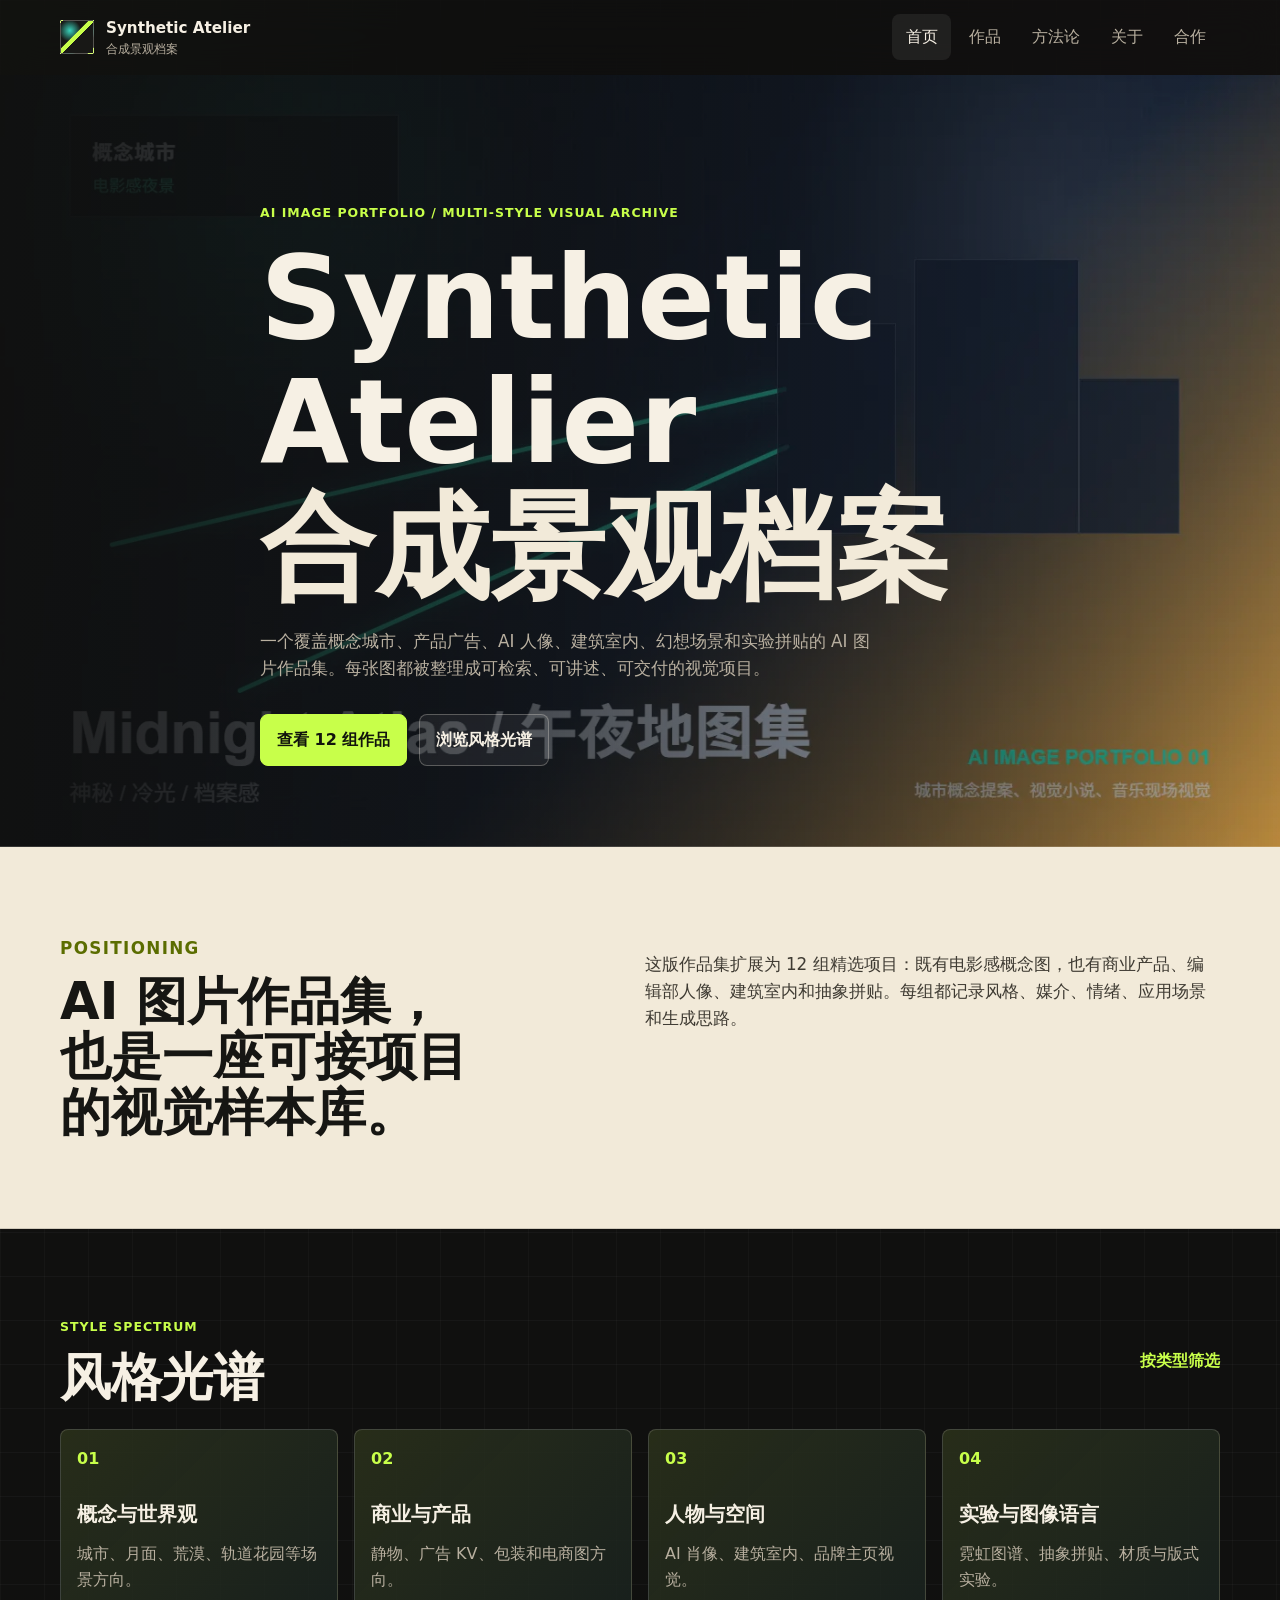
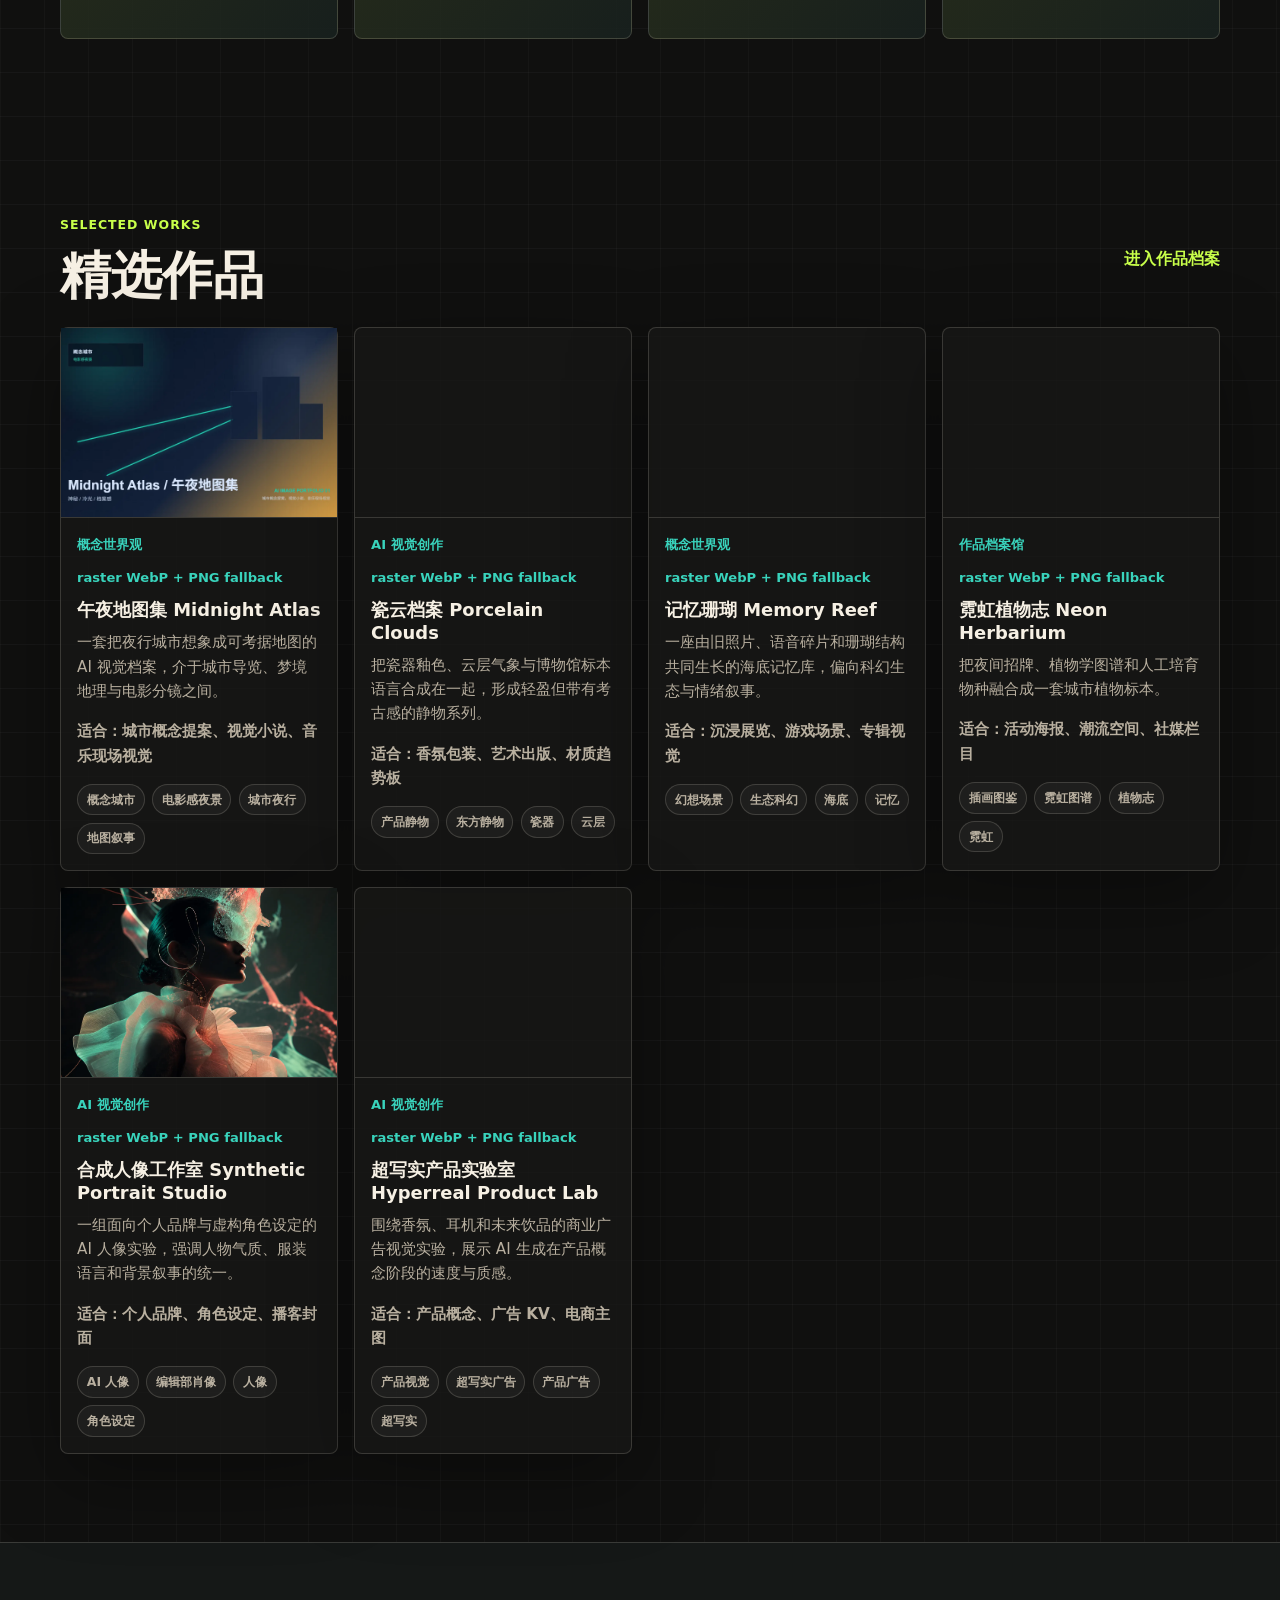
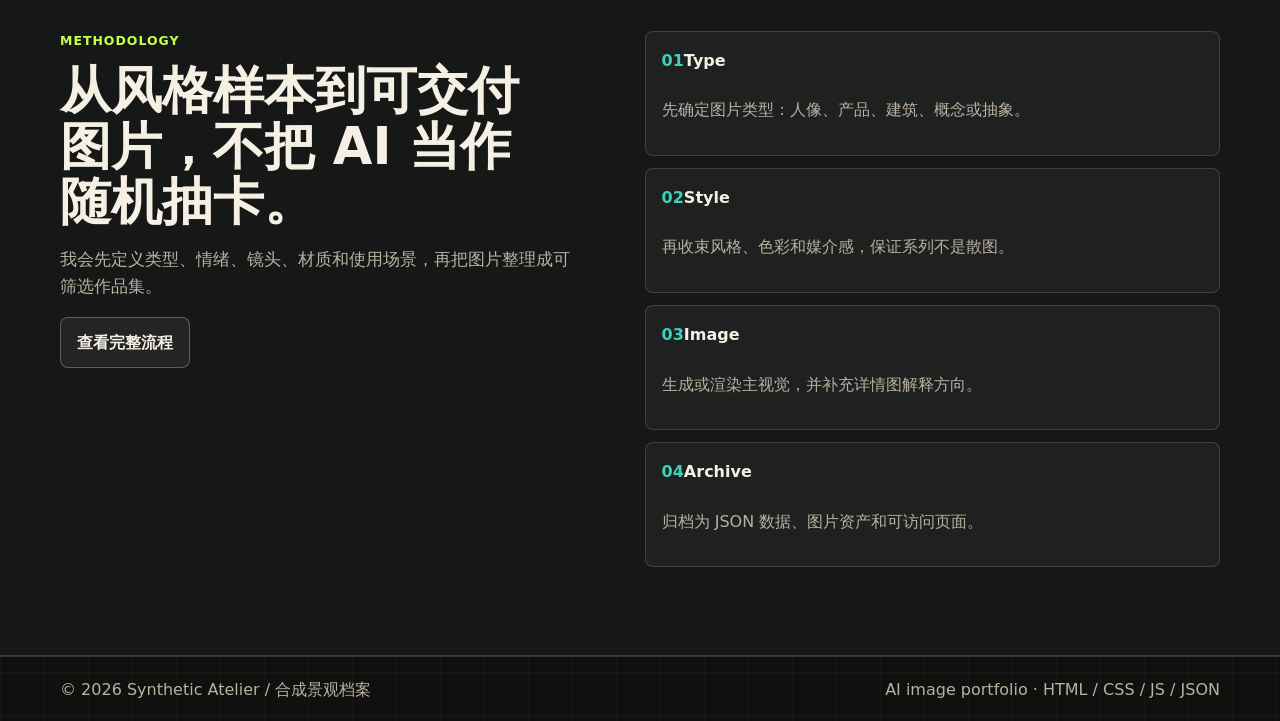
<file: index.html>
<!doctype html>
<html lang="zh-CN">
  <head>
    <meta charset="UTF-8">
    <meta name="viewport" content="width=device-width, initial-scale=1.0">
    <title>Synthetic Atelier / 合成景观档案</title>
    <meta name="description" content="多风格 AI 图片作品集，覆盖概念城市、产品广告、AI 人像、建筑室内和实验拼贴。">
    <meta property="og:type" content="website">
    <meta property="og:title" content="Synthetic Atelier / 合成景观档案">
    <meta property="og:description" content="多风格 AI 图片作品集，覆盖概念城市、产品广告、AI 人像、建筑室内和实验拼贴。">
    <meta property="og:image" content="./assets/works/midnight-atlas/cover.webp">
    <meta name="twitter:card" content="summary_large_image">
    <meta name="twitter:title" content="Synthetic Atelier / 合成景观档案">
    <meta name="twitter:description" content="多风格 AI 图片作品集，覆盖概念城市、产品广告、AI 人像、建筑室内和实验拼贴。">
    <meta name="twitter:image" content="./assets/works/midnight-atlas/cover.webp">
    <link rel="stylesheet" href="./styles.css">
  </head>
  <body>
    <a class="skip-link" href="#main">跳到主要内容</a>
    <div class="site-shell">
      <header class="topbar" id="topbar">
        <div class="topbar-inner">
          <a class="brand" href="index.html" aria-label="Synthetic Atelier 首页"><span class="brand-mark" aria-hidden="true"></span><span><strong>Synthetic Atelier</strong><small>合成景观档案</small></span></a>
          <button class="menu-toggle" id="menuToggle" aria-label="展开菜单" aria-expanded="false" aria-controls="nav"><span></span><span></span><span></span></button>
          <nav class="nav" id="nav" aria-label="主导航">
            <a href="index.html" aria-current="page" class="is-active">首页</a>
            <a href="works.html">作品</a>
            <a href="collaboration.html">方法论</a>
            <a href="about.html">关于</a>
            <a href="contact.html">合作</a>
          </nav>
        </div>
      </header>
      <main id="main">
        <section class="hero home-hero">
          <div class="container hero-copy">
            <p class="eyebrow">AI Image Portfolio / Multi-style Visual Archive</p>
            <h1>Synthetic Atelier<br><span>合成景观档案</span></h1>
            <p class="hero-tagline">一个覆盖概念城市、产品广告、AI 人像、建筑室内、幻想场景和实验拼贴的 AI 图片作品集。每张图都被整理成可检索、可讲述、可交付的视觉项目。</p>
            <div class="hero-actions"><a class="btn btn-primary" href="works.html">查看 12 组作品</a><a class="btn" href="#styleSpectrum">浏览风格光谱</a></div>
          </div>
        </section>
        <section class="section intro-band" aria-label="站点定位">
          <div class="container intro-grid"><div><p class="eyebrow">Positioning</p><h2>AI 图片作品集，也是一座可接项目的视觉样本库。</h2></div><p>这版作品集扩展为 12 组精选项目：既有电影感概念图，也有商业产品、编辑部人像、建筑室内和抽象拼贴。每组都记录风格、媒介、情绪、应用场景和生成思路。</p></div>
        </section>
        <section class="section" id="styleSpectrum">
          <div class="container">
            <div class="section-header"><div><p class="eyebrow">Style Spectrum</p><h2>风格光谱</h2></div><a class="text-link" href="works.html">按类型筛选</a></div>
            <div class="spectrum-grid">
              <article class="spectrum-card"><span>01</span><h3>概念与世界观</h3><p>城市、月面、荒漠、轨道花园等场景方向。</p></article>
              <article class="spectrum-card"><span>02</span><h3>商业与产品</h3><p>静物、广告 KV、包装和电商图方向。</p></article>
              <article class="spectrum-card"><span>03</span><h3>人物与空间</h3><p>AI 肖像、建筑室内、品牌主页视觉。</p></article>
              <article class="spectrum-card"><span>04</span><h3>实验与图像语言</h3><p>霓虹图谱、抽象拼贴、材质与版式实验。</p></article>
            </div>
          </div>
        </section>
        <section class="section"><div class="container"><div class="section-header"><div><p class="eyebrow">Selected Works</p><h2>精选作品</h2></div><a class="text-link" href="works.html">进入作品档案</a></div><div id="featuredWorks" class="work-grid featured-grid"></div></div></section>
        <section class="section method-preview"><div class="container method-layout"><div><p class="eyebrow">Methodology</p><h2>从风格样本到可交付图片，不把 AI 当作随机抽卡。</h2><p class="muted">我会先定义类型、情绪、镜头、材质和使用场景，再把图片整理成可筛选作品集。</p><a class="btn" href="collaboration.html">查看完整流程</a></div><ol class="process-list"><li><span>01</span><strong>Type</strong><p>先确定图片类型：人像、产品、建筑、概念或抽象。</p></li><li><span>02</span><strong>Style</strong><p>再收束风格、色彩和媒介感，保证系列不是散图。</p></li><li><span>03</span><strong>Image</strong><p>生成或渲染主视觉，并补充详情图解释方向。</p></li><li><span>04</span><strong>Archive</strong><p>归档为 JSON 数据、图片资产和可访问页面。</p></li></ol></div></section>
      </main>
      <footer class="footer"><div class="container footer-inner"><p>© <span class="current-year"></span> Synthetic Atelier / 合成景观档案</p><p>AI image portfolio · HTML / CSS / JS / JSON</p></div></footer>
    </div>
    <script src="./safe-dom.js"></script>
    <script src="./data-loader.js"></script>
    <script src="./script.js"></script>
    <script src="./data/works-data.js"></script>
    <script src="./home.js"></script>
  </body>
</html>
</file>
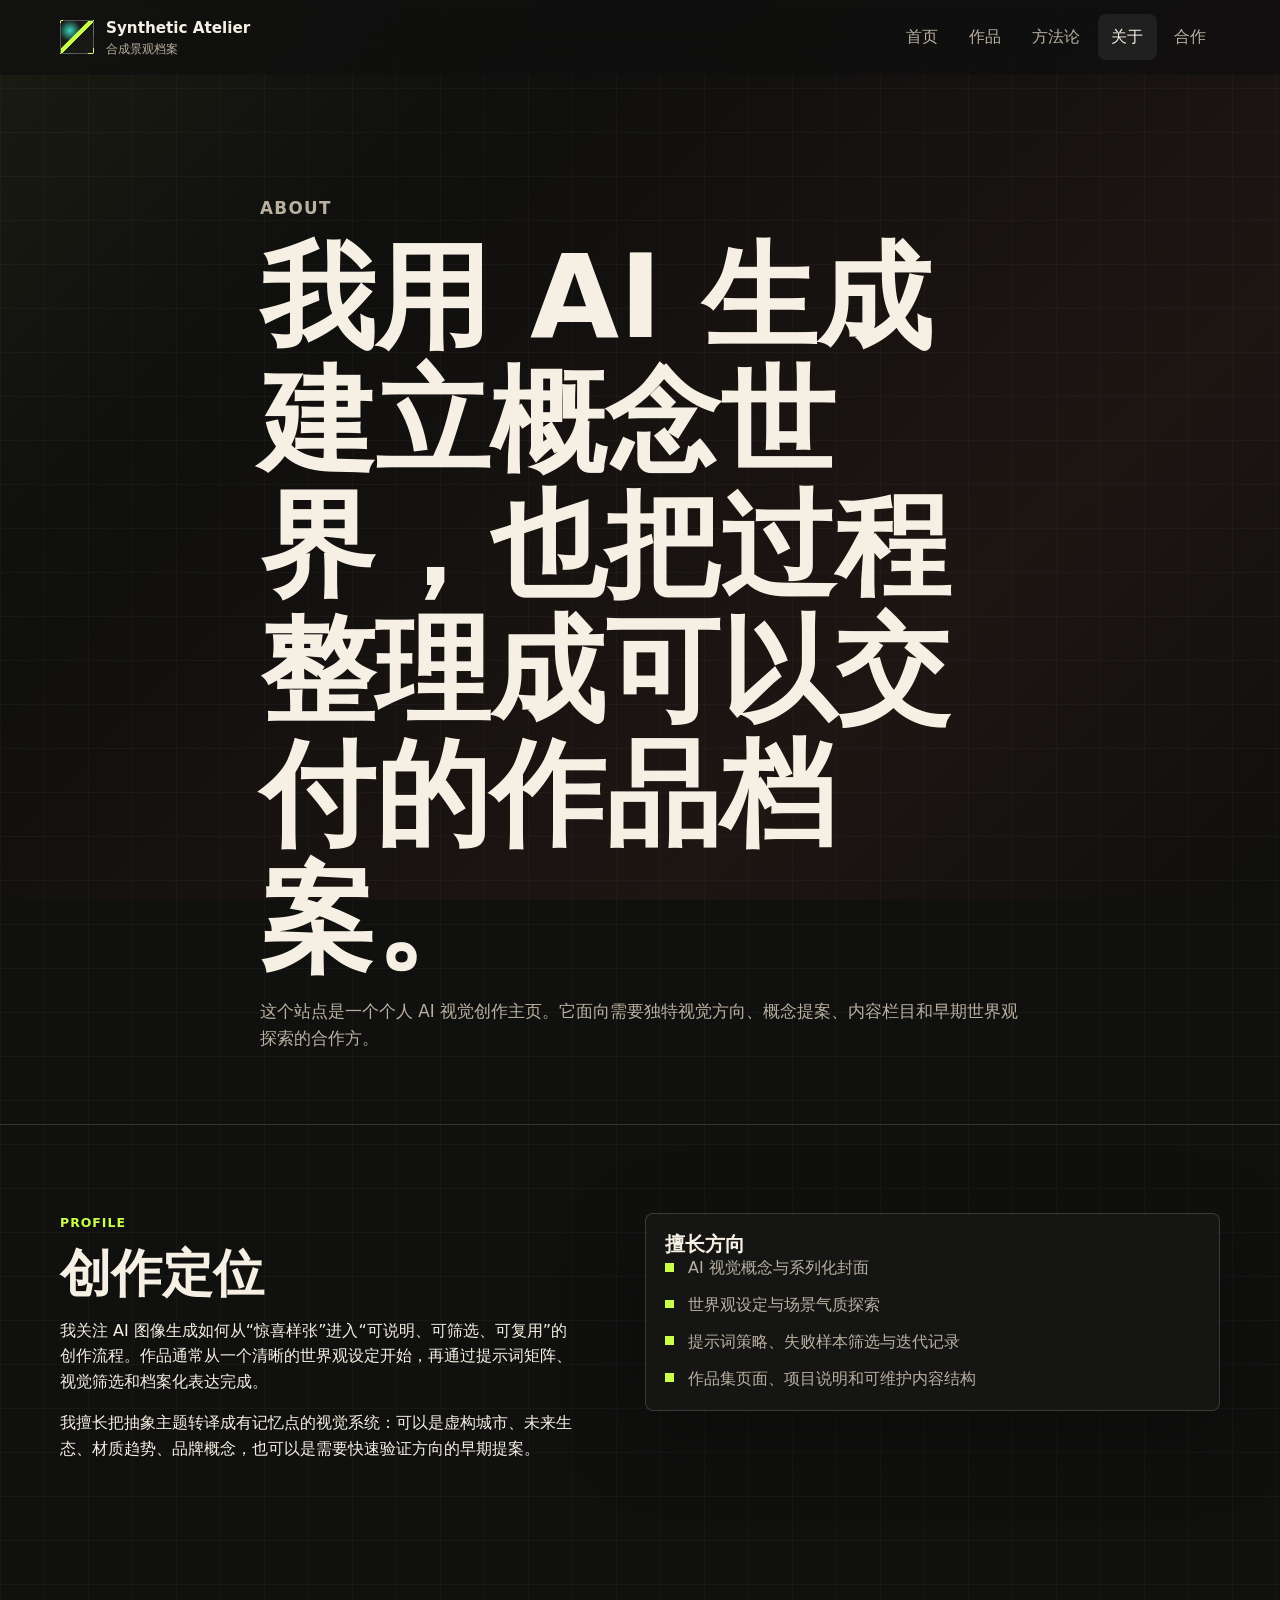
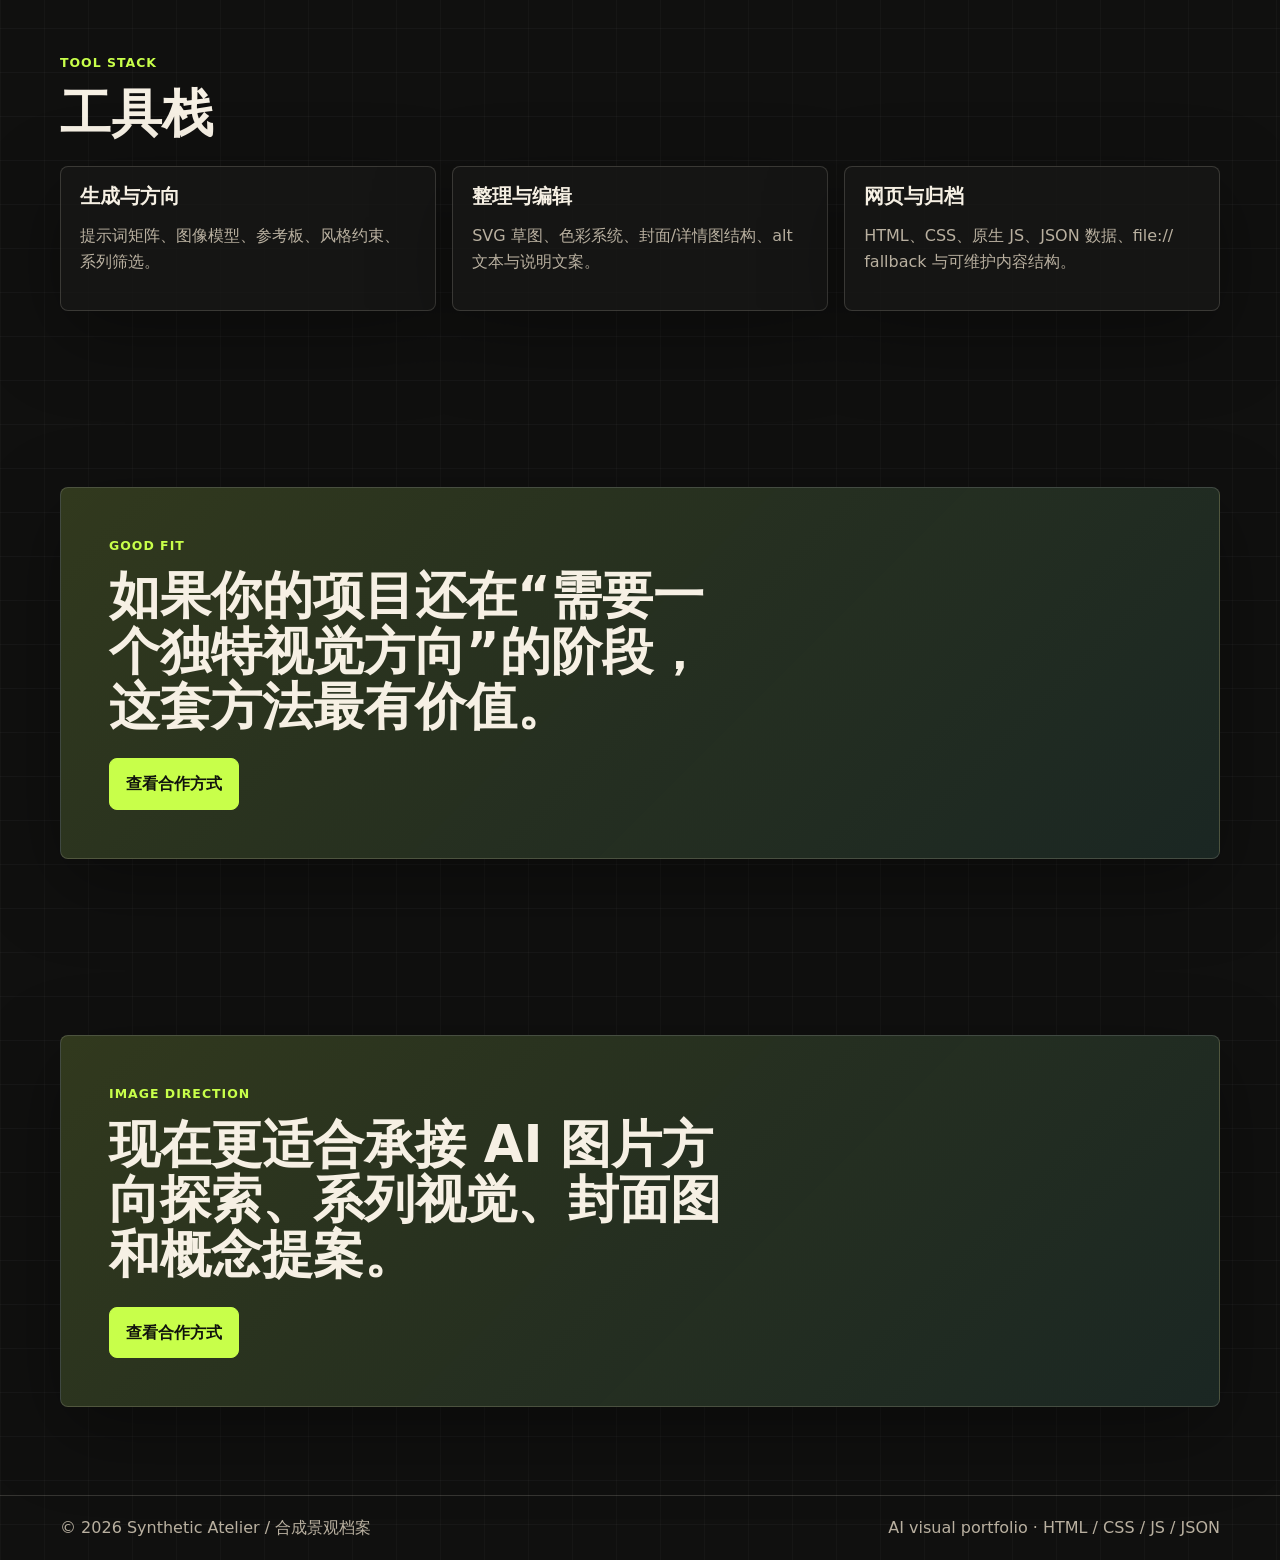
<file: about.html>
<!doctype html>
<html lang="zh-CN">
  <head>
    <meta charset="UTF-8">
    <meta name="viewport" content="width=device-width, initial-scale=1.0">
    <title>关于 · Synthetic Atelier</title>
    <meta name="description" content="Synthetic Atelier / 合成景观档案的创作者介绍、工具栈和擅长方向。">
    <link rel="stylesheet" href="./styles.css">
  </head>
  <body>
    <a class="skip-link" href="#main">跳到主要内容</a>
    <div class="site-shell">
      <header class="topbar" id="topbar">
        <div class="topbar-inner">
          <a class="brand" href="index.html" aria-label="Synthetic Atelier 首页">
            <span class="brand-mark" aria-hidden="true"></span>
            <span><strong>Synthetic Atelier</strong><small>合成景观档案</small></span>
          </a>
          <button class="menu-toggle" id="menuToggle" aria-label="展开菜单" aria-expanded="false" aria-controls="nav">
            <span></span><span></span><span></span>
          </button>
          <nav class="nav" id="nav" aria-label="主导航">
            <a href="index.html">首页</a>
              <a href="works.html">作品</a>
              <a href="collaboration.html">方法论</a>
              <a href="about.html" aria-current="page" class="is-active">关于</a>
              <a href="contact.html">合作</a>
          </nav>
        </div>
      </header>

      <main id="main">
        <section class="page-hero about-hero">
          <div class="container narrow">
            <p class="eyebrow">About</p>
            <h1>我用 AI 生成建立概念世界，也把过程整理成可以交付的作品档案。</h1>
            <p>这个站点是一个个人 AI 视觉创作主页。它面向需要独特视觉方向、概念提案、内容栏目和早期世界观探索的合作方。</p>
          </div>
        </section>

        <section class="section">
          <div class="container two-column">
            <div>
              <p class="eyebrow">Profile</p>
              <h2>创作定位</h2>
              <p>我关注 AI 图像生成如何从“惊喜样张”进入“可说明、可筛选、可复用”的创作流程。作品通常从一个清晰的世界观设定开始，再通过提示词矩阵、视觉筛选和档案化表达完成。</p>
              <p>我擅长把抽象主题转译成有记忆点的视觉系统：可以是虚构城市、未来生态、材质趋势、品牌概念，也可以是需要快速验证方向的早期提案。</p>
            </div>
            <div class="profile-card">
              <h3>擅长方向</h3>
              <ul class="check-list static">
                <li>AI 视觉概念与系列化封面</li>
                <li>世界观设定与场景气质探索</li>
                <li>提示词策略、失败样本筛选与迭代记录</li>
                <li>作品集页面、项目说明和可维护内容结构</li>
              </ul>
            </div>
          </div>
        </section>

        <section class="section">
          <div class="container">
            <div class="section-header">
              <div>
                <p class="eyebrow">Tool Stack</p>
                <h2>工具栈</h2>
              </div>
            </div>
            <div class="capability-grid">
              <article class="capability-card"><h3>生成与方向</h3><p>提示词矩阵、图像模型、参考板、风格约束、系列筛选。</p></article>
              <article class="capability-card"><h3>整理与编辑</h3><p>SVG 草图、色彩系统、封面/详情图结构、alt 文本与说明文案。</p></article>
              <article class="capability-card"><h3>网页与归档</h3><p>HTML、CSS、原生 JS、JSON 数据、file:// fallback 与可维护内容结构。</p></article>
            </div>
          </div>
        </section>

        <section class="section">
          <div class="container cta-panel">
            <p class="eyebrow">Good Fit</p>
            <h2>如果你的项目还在“需要一个独特视觉方向”的阶段，这套方法最有价值。</h2>
            <a class="btn btn-primary" href="contact.html">查看合作方式</a>
          </div>
        </section>
<section class="section"><div class="container cta-panel"><p class="eyebrow">Image Direction</p><h2>现在更适合承接 AI 图片方向探索、系列视觉、封面图和概念提案。</h2><a class="btn btn-primary" href="contact.html">查看合作方式</a></div></section>
      </main>

      <footer class="footer">
        <div class="container footer-inner">
          <p>© <span class="current-year"></span> Synthetic Atelier / 合成景观档案</p>
          <p>AI visual portfolio · HTML / CSS / JS / JSON</p>
        </div>
      </footer>
    </div>

    <script src="./safe-dom.js"></script>
    <script src="./data-loader.js"></script>
    <script src="./script.js"></script>

  </body>
</html>
</file>
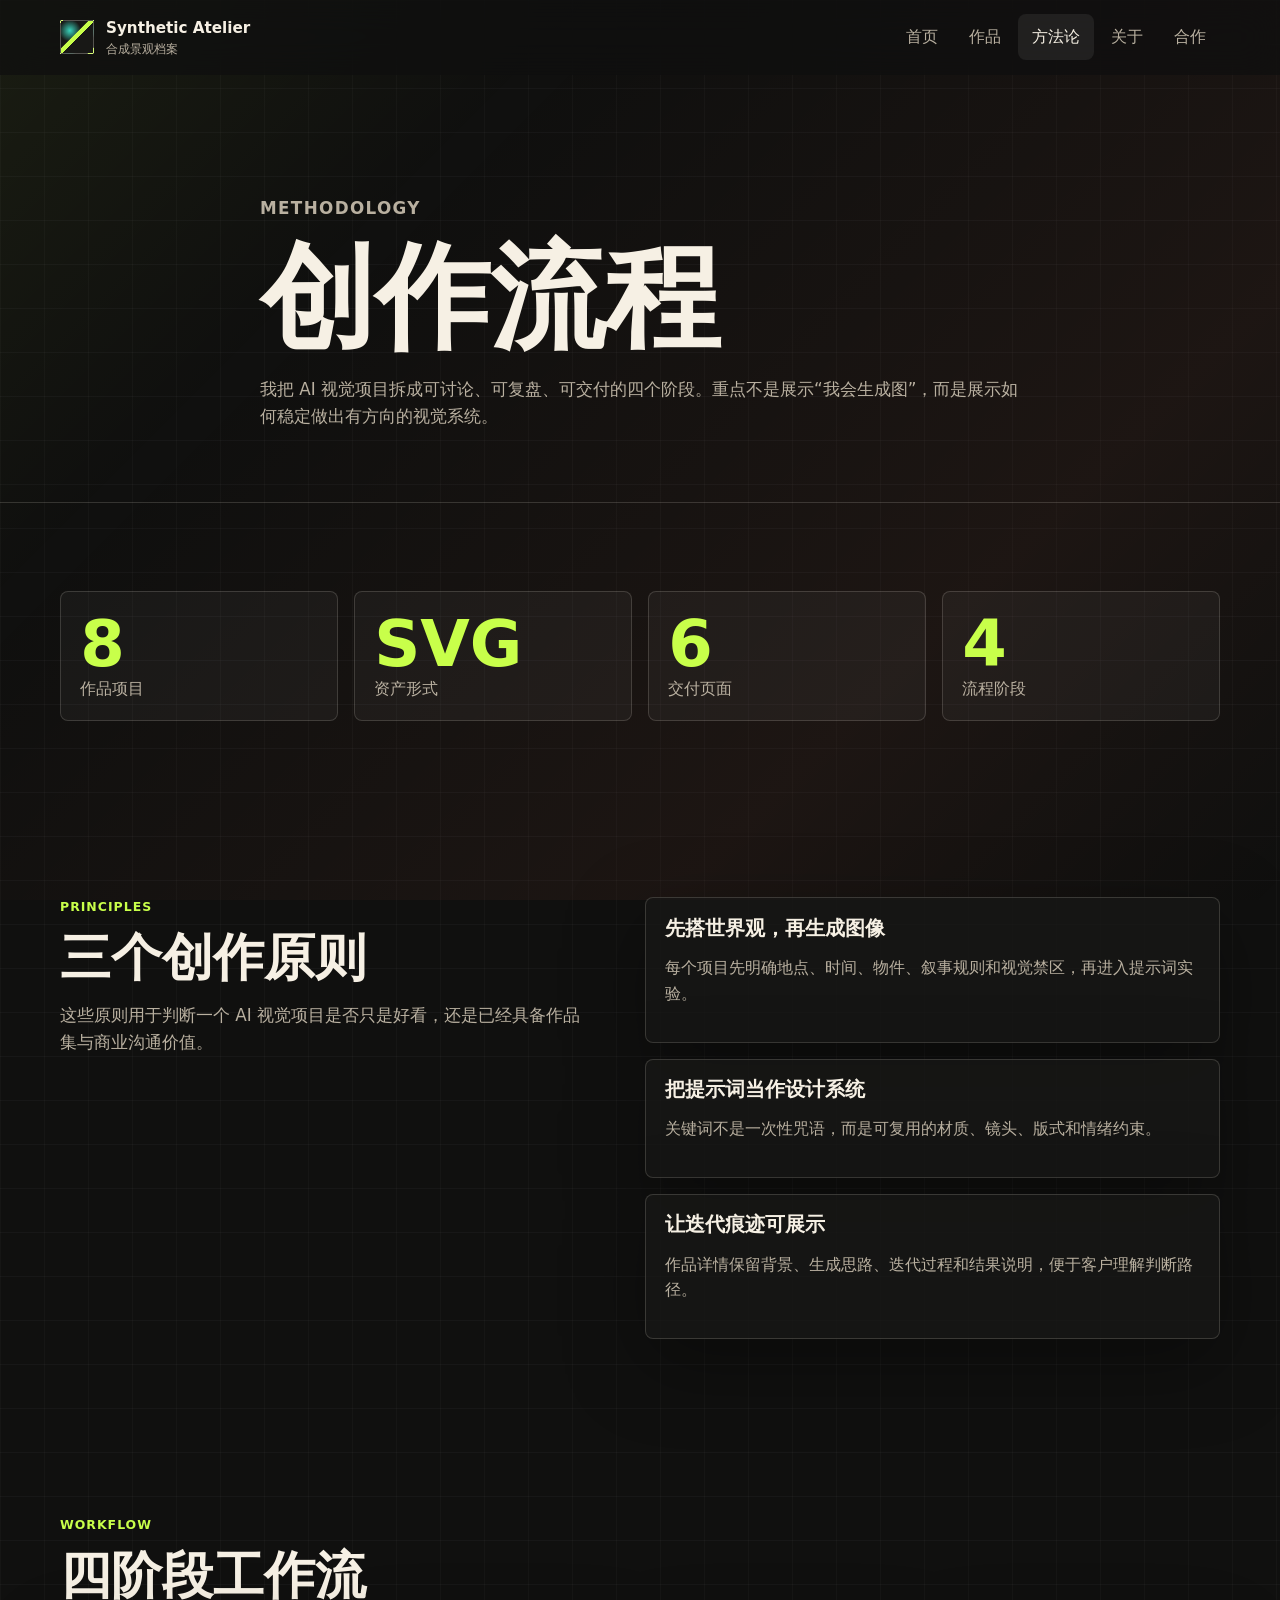
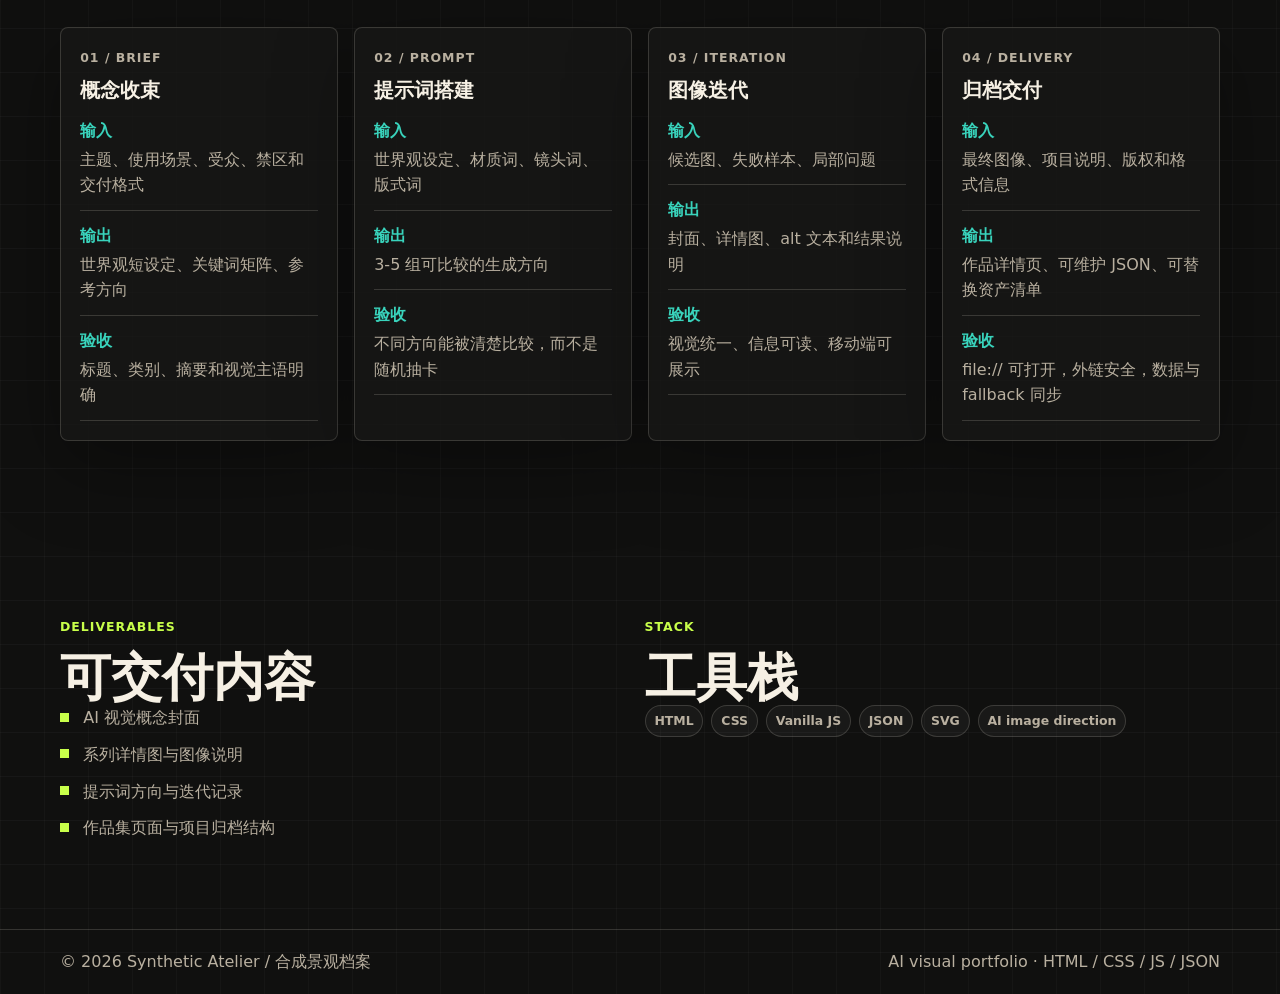
<file: collaboration.html>
<!doctype html>
<html lang="zh-CN">
  <head>
    <meta charset="UTF-8">
    <meta name="viewport" content="width=device-width, initial-scale=1.0">
    <title>创作流程 / Methodology · Synthetic Atelier</title>
    <meta name="description" content="Synthetic Atelier 的 AI 视觉创作流程，说明从概念、提示词、迭代到归档交付的方法。">
    <link rel="stylesheet" href="./styles.css">
  </head>
  <body>
    <a class="skip-link" href="#main">跳到主要内容</a>
    <div class="site-shell">
      <header class="topbar" id="topbar">
        <div class="topbar-inner">
          <a class="brand" href="index.html" aria-label="Synthetic Atelier 首页">
            <span class="brand-mark" aria-hidden="true"></span>
            <span><strong>Synthetic Atelier</strong><small>合成景观档案</small></span>
          </a>
          <button class="menu-toggle" id="menuToggle" aria-label="展开菜单" aria-expanded="false" aria-controls="nav">
            <span></span><span></span><span></span>
          </button>
          <nav class="nav" id="nav" aria-label="主导航">
            <a href="index.html">首页</a>
              <a href="works.html">作品</a>
              <a href="collaboration.html" aria-current="page" class="is-active">方法论</a>
              <a href="about.html">关于</a>
              <a href="contact.html">合作</a>
          </nav>
        </div>
      </header>

      <main id="main">
        <section class="page-hero">
          <div class="container narrow">
            <p class="eyebrow">Methodology</p>
            <h1>创作流程</h1>
            <p>我把 AI 视觉项目拆成可讨论、可复盘、可交付的四个阶段。重点不是展示“我会生成图”，而是展示如何稳定做出有方向的视觉系统。</p>
          </div>
        </section>

        <section class="section">
          <div class="container">
            <div id="methodKpis" class="kpi-row"></div>
          </div>
        </section>

        <section class="section">
          <div class="container method-layout">
            <div>
              <p class="eyebrow">Principles</p>
              <h2>三个创作原则</h2>
              <p class="muted">这些原则用于判断一个 AI 视觉项目是否只是好看，还是已经具备作品集与商业沟通价值。</p>
            </div>
            <div id="methodPrinciples" class="stack-list"></div>
          </div>
        </section>

        <section class="section">
          <div class="container">
            <div class="section-header">
              <div>
                <p class="eyebrow">Workflow</p>
                <h2>四阶段工作流</h2>
              </div>
            </div>
            <div id="methodSteps" class="timeline"></div>
          </div>
        </section>

        <section class="section">
          <div class="container two-column">
            <div>
              <p class="eyebrow">Deliverables</p>
              <h2>可交付内容</h2>
              <ul id="methodDeliverables" class="check-list"></ul>
            </div>
            <div>
              <p class="eyebrow">Stack</p>
              <h2>工具栈</h2>
              <div id="methodStack" class="tag-cloud"></div>
            </div>
          </div>
        </section>
      </main>

      <footer class="footer">
        <div class="container footer-inner">
          <p>© <span class="current-year"></span> Synthetic Atelier / 合成景观档案</p>
          <p>AI visual portfolio · HTML / CSS / JS / JSON</p>
        </div>
      </footer>
    </div>

    <script src="./safe-dom.js"></script>
    <script src="./data-loader.js"></script>
    <script src="./script.js"></script>
    <script src="./data/collaboration-data.js"></script>
    <script src="./collaboration.js"></script>
  </body>
</html>
</file>
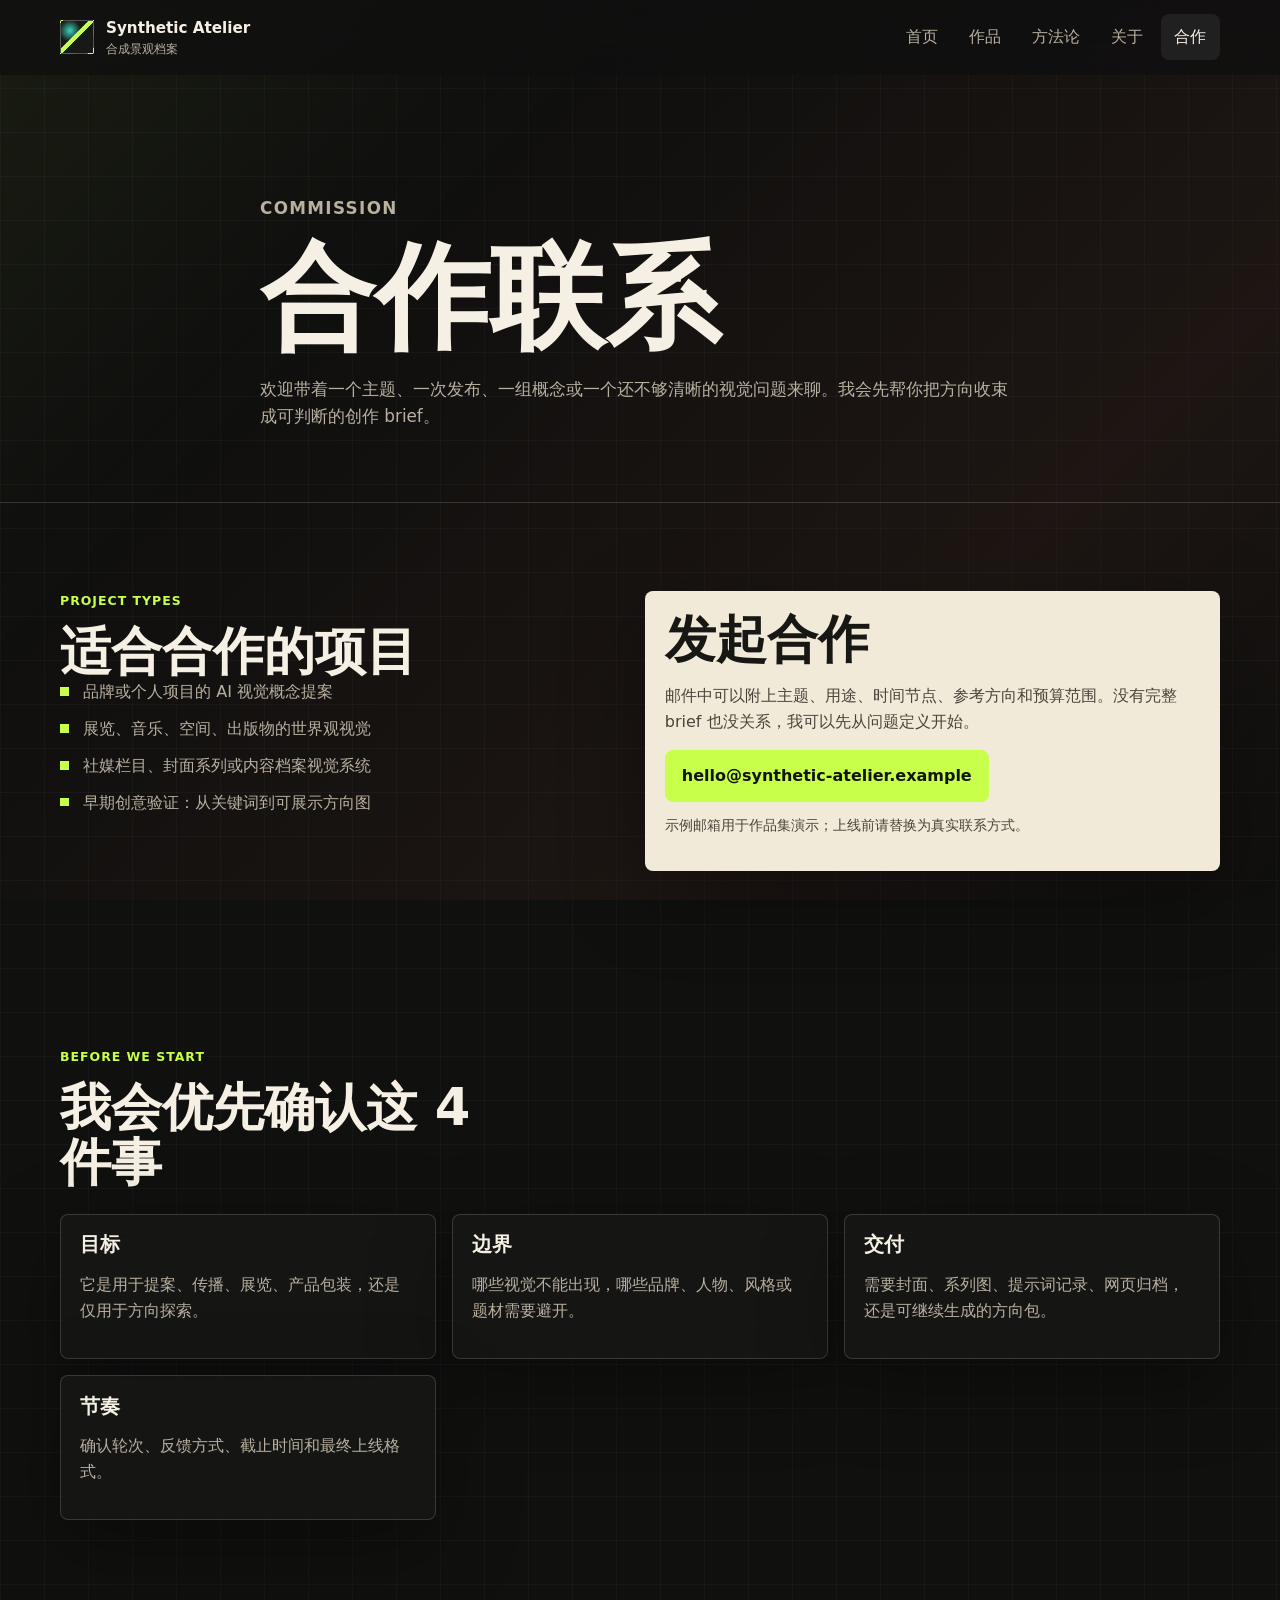
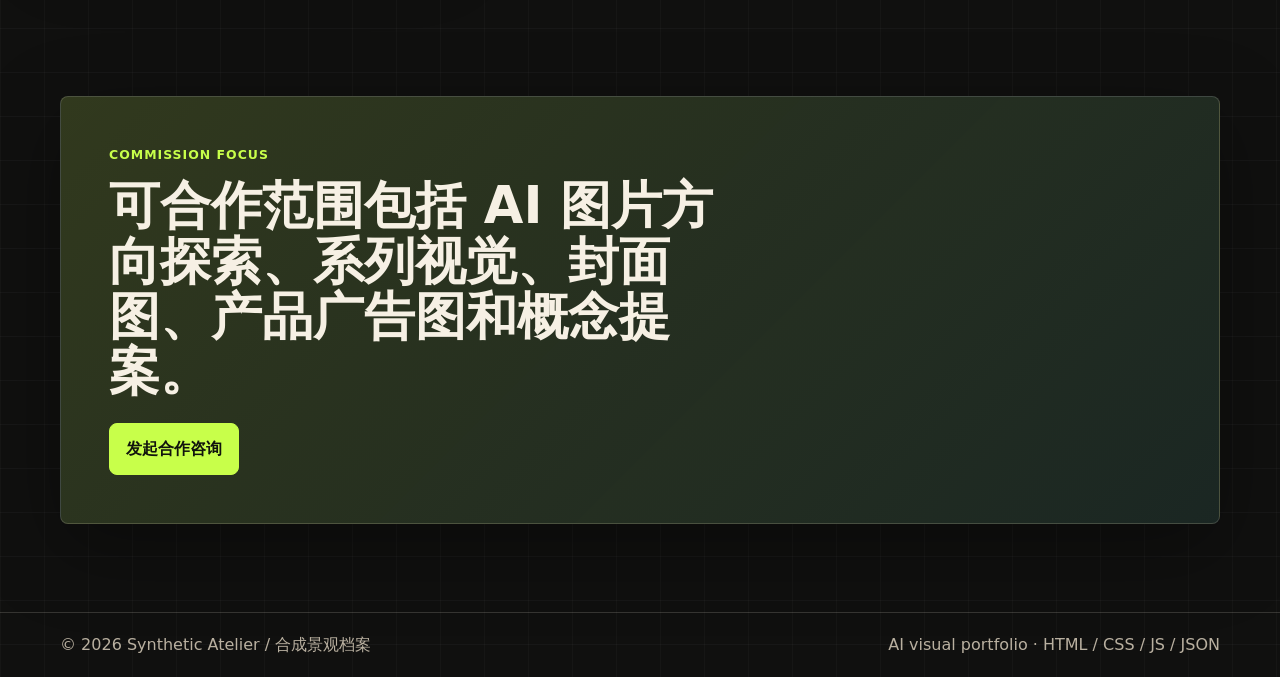
<file: contact.html>
<!doctype html>
<html lang="zh-CN">
  <head>
    <meta charset="UTF-8">
    <meta name="viewport" content="width=device-width, initial-scale=1.0">
    <title>合作联系 · Synthetic Atelier</title>
    <meta name="description" content="联系 Synthetic Atelier，讨论 AI 视觉创作、概念世界观、作品档案和提示词流程项目。">
    <link rel="stylesheet" href="./styles.css">
  </head>
  <body>
    <a class="skip-link" href="#main">跳到主要内容</a>
    <div class="site-shell">
      <header class="topbar" id="topbar">
        <div class="topbar-inner">
          <a class="brand" href="index.html" aria-label="Synthetic Atelier 首页">
            <span class="brand-mark" aria-hidden="true"></span>
            <span><strong>Synthetic Atelier</strong><small>合成景观档案</small></span>
          </a>
          <button class="menu-toggle" id="menuToggle" aria-label="展开菜单" aria-expanded="false" aria-controls="nav">
            <span></span><span></span><span></span>
          </button>
          <nav class="nav" id="nav" aria-label="主导航">
            <a href="index.html">首页</a>
              <a href="works.html">作品</a>
              <a href="collaboration.html">方法论</a>
              <a href="about.html">关于</a>
              <a href="contact.html" aria-current="page" class="is-active">合作</a>
          </nav>
        </div>
      </header>

      <main id="main">
        <section class="page-hero contact-hero">
          <div class="container narrow">
            <p class="eyebrow">Commission</p>
            <h1>合作联系</h1>
            <p>欢迎带着一个主题、一次发布、一组概念或一个还不够清晰的视觉问题来聊。我会先帮你把方向收束成可判断的创作 brief。</p>
          </div>
        </section>

        <section class="section">
          <div class="container two-column">
            <div>
              <p class="eyebrow">Project Types</p>
              <h2>适合合作的项目</h2>
              <ul class="check-list static">
                <li>品牌或个人项目的 AI 视觉概念提案</li>
                <li>展览、音乐、空间、出版物的世界观视觉</li>
                <li>社媒栏目、封面系列或内容档案视觉系统</li>
                <li>早期创意验证：从关键词到可展示方向图</li>
              </ul>
            </div>
            <aside class="contact-panel" aria-label="联系方式">
              <h2>发起合作</h2>
              <p>邮件中可以附上主题、用途、时间节点、参考方向和预算范围。没有完整 brief 也没关系，我可以先从问题定义开始。</p>
              <a class="btn btn-primary" href="mailto:hello@synthetic-atelier.example?subject=Synthetic%20Atelier%20合作咨询">hello@synthetic-atelier.example</a>
              <p class="fineprint">示例邮箱用于作品集演示；上线前请替换为真实联系方式。</p>
            </aside>
          </div>
        </section>

        <section class="section">
          <div class="container">
            <div class="section-header">
              <div>
                <p class="eyebrow">Before We Start</p>
                <h2>我会优先确认这 4 件事</h2>
              </div>
            </div>
            <div class="capability-grid">
              <article class="capability-card"><h3>目标</h3><p>它是用于提案、传播、展览、产品包装，还是仅用于方向探索。</p></article>
              <article class="capability-card"><h3>边界</h3><p>哪些视觉不能出现，哪些品牌、人物、风格或题材需要避开。</p></article>
              <article class="capability-card"><h3>交付</h3><p>需要封面、系列图、提示词记录、网页归档，还是可继续生成的方向包。</p></article>
              <article class="capability-card"><h3>节奏</h3><p>确认轮次、反馈方式、截止时间和最终上线格式。</p></article>
            </div>
          </div>
        </section>
<section class="section"><div class="container cta-panel"><p class="eyebrow">Commission Focus</p><h2>可合作范围包括 AI 图片方向探索、系列视觉、封面图、产品广告图和概念提案。</h2><a class="btn btn-primary" href="mailto:hello@synthetic-atelier.example?subject=AI%20图片作品集合作咨询">发起合作咨询</a></div></section>
      </main>

      <footer class="footer">
        <div class="container footer-inner">
          <p>© <span class="current-year"></span> Synthetic Atelier / 合成景观档案</p>
          <p>AI visual portfolio · HTML / CSS / JS / JSON</p>
        </div>
      </footer>
    </div>

    <script src="./safe-dom.js"></script>
    <script src="./data-loader.js"></script>
    <script src="./script.js"></script>

  </body>
</html>
</file>
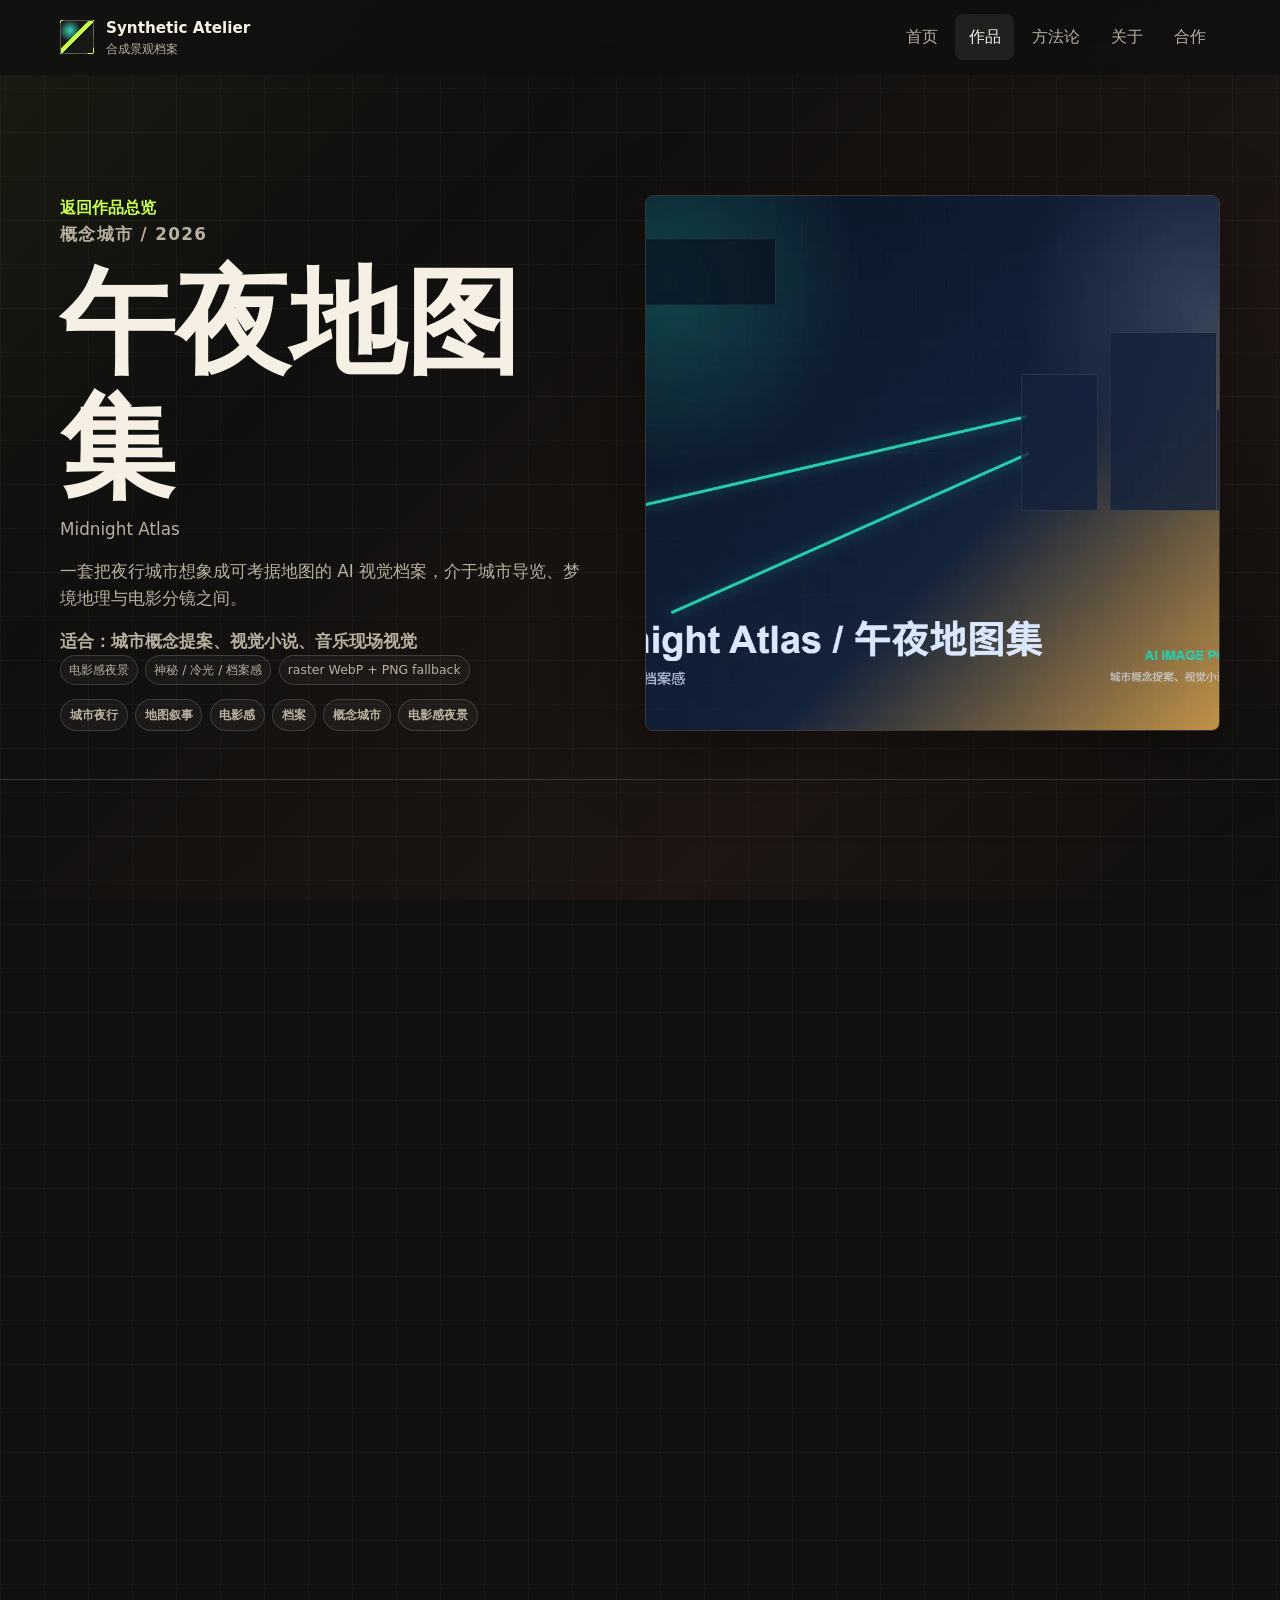
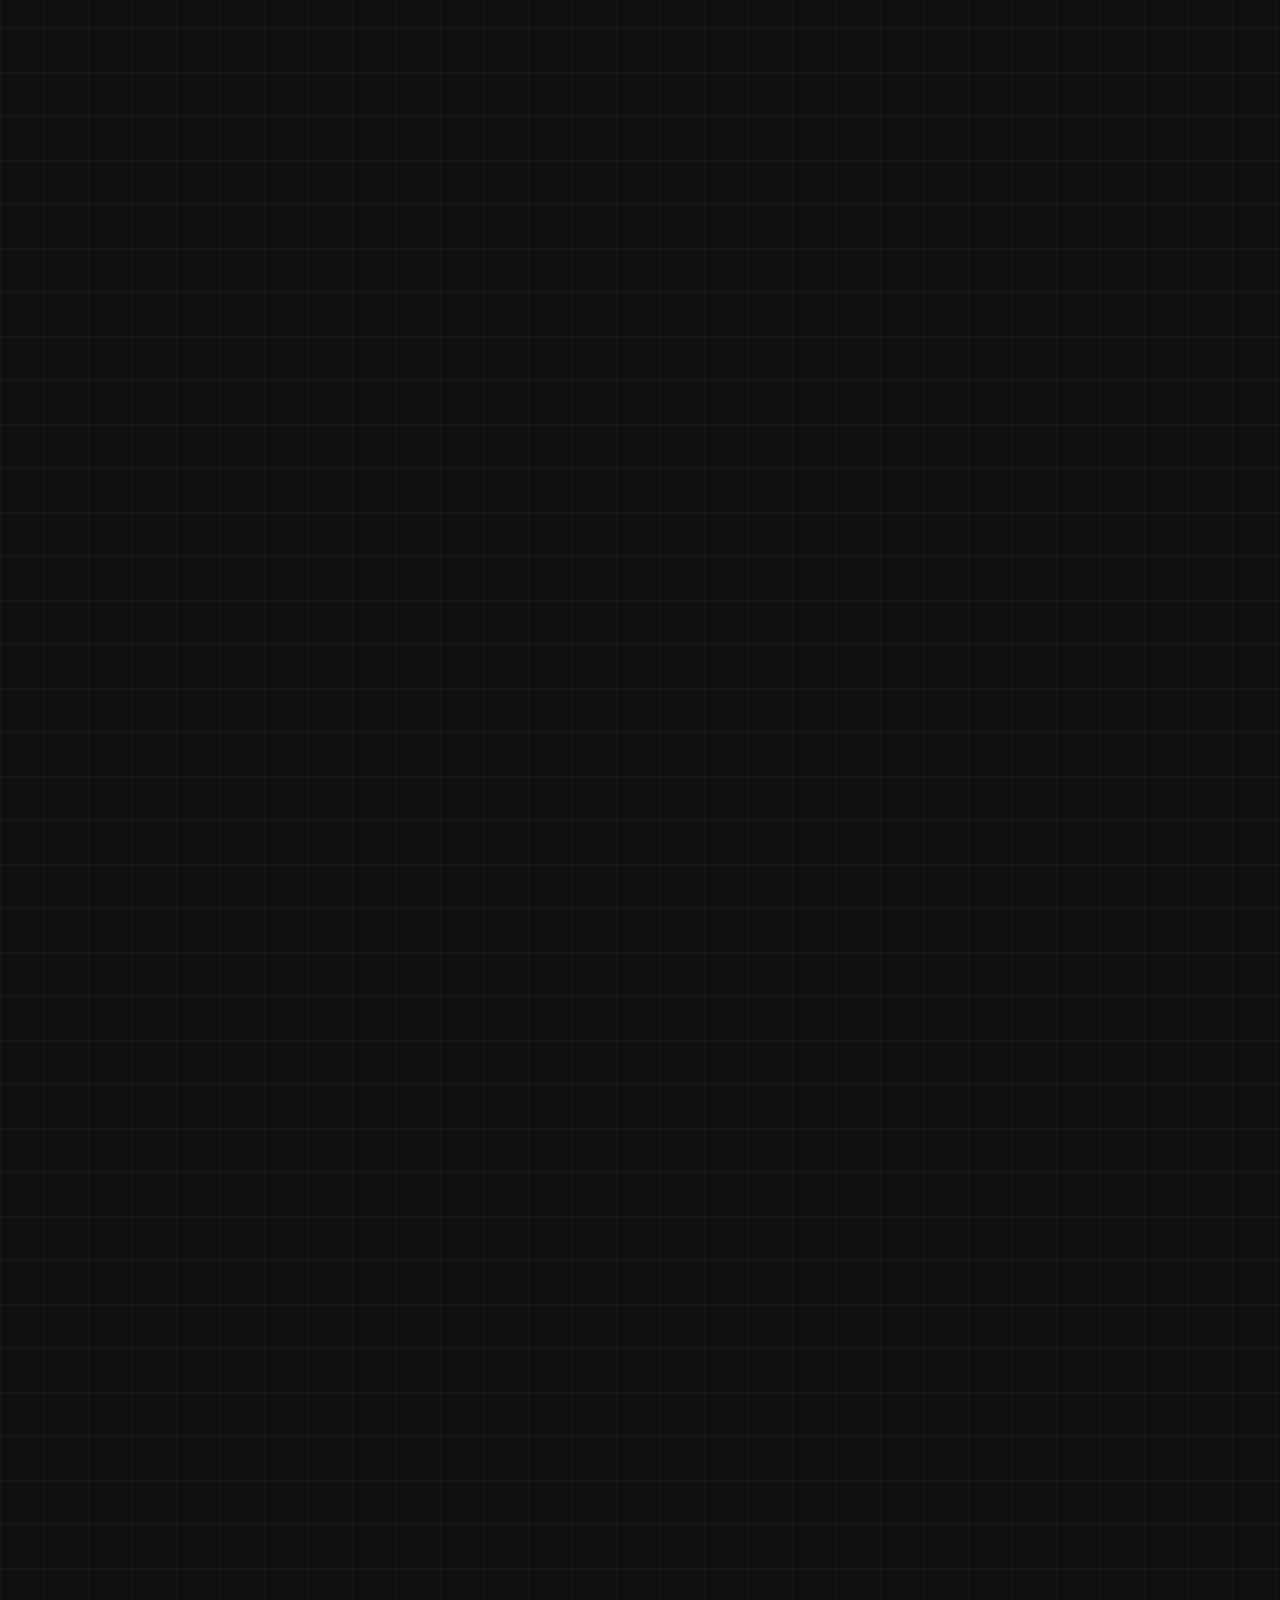
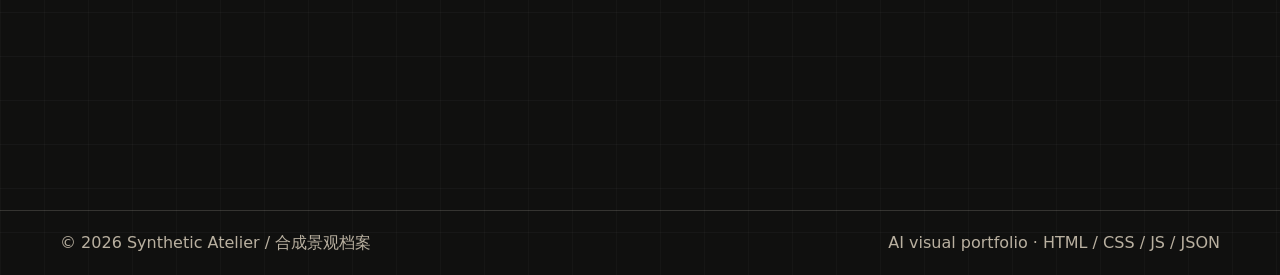
<file: work.html>
<!doctype html>
<html lang="zh-CN">
  <head>
    <meta charset="UTF-8">
    <meta name="viewport" content="width=device-width, initial-scale=1.0">
    <title>作品详情 · Synthetic Atelier</title>
    <meta name="description" content="Synthetic Atelier 作品详情页，展示项目背景、提示词思路、迭代过程、元信息和图像说明。">
    <meta property="og:type" content="article">
    <meta property="og:title" content="作品详情 · Synthetic Atelier">
    <meta property="og:description" content="Synthetic Atelier 作品详情页，展示项目背景、提示词思路、迭代过程、元信息和图像说明。">
    <meta property="og:image" content="./assets/works/midnight-atlas/cover.webp">
    <meta property="og:url" content="./work.html">
    <meta name="twitter:card" content="summary_large_image">
    <meta name="twitter:title" content="作品详情 · Synthetic Atelier">
    <meta name="twitter:description" content="Synthetic Atelier 作品详情页，展示项目背景、提示词思路、迭代过程、元信息和图像说明。">
    <meta name="twitter:image" content="./assets/works/midnight-atlas/cover.webp">
    <link rel="stylesheet" href="./styles.css">
  </head>
  <body>
    <a class="skip-link" href="#main">跳到主要内容</a>
    <div class="site-shell">
      <header class="topbar" id="topbar">
        <div class="topbar-inner">
          <a class="brand" href="index.html" aria-label="Synthetic Atelier 首页">
            <span class="brand-mark" aria-hidden="true"></span>
            <span><strong>Synthetic Atelier</strong><small>合成景观档案</small></span>
          </a>
          <button class="menu-toggle" id="menuToggle" aria-label="展开菜单" aria-expanded="false" aria-controls="nav">
            <span></span><span></span><span></span>
          </button>
          <nav class="nav" id="nav" aria-label="主导航">
            <a href="index.html">首页</a>
              <a href="works.html" aria-current="page" class="is-active">作品</a>
              <a href="collaboration.html">方法论</a>
              <a href="about.html">关于</a>
              <a href="contact.html">合作</a>
          </nav>
        </div>
      </header>

      <main id="main">
        <div id="workDetail"></div>
      </main>

      <footer class="footer">
        <div class="container footer-inner">
          <p>© <span class="current-year"></span> Synthetic Atelier / 合成景观档案</p>
          <p>AI visual portfolio · HTML / CSS / JS / JSON</p>
        </div>
      </footer>
    </div>

    <script src="./safe-dom.js"></script>
    <script src="./data-loader.js"></script>
    <script src="./script.js"></script>
    <script src="./data/works-data.js"></script>
    <script src="./work.js"></script>
  </body>
</html>
</file>
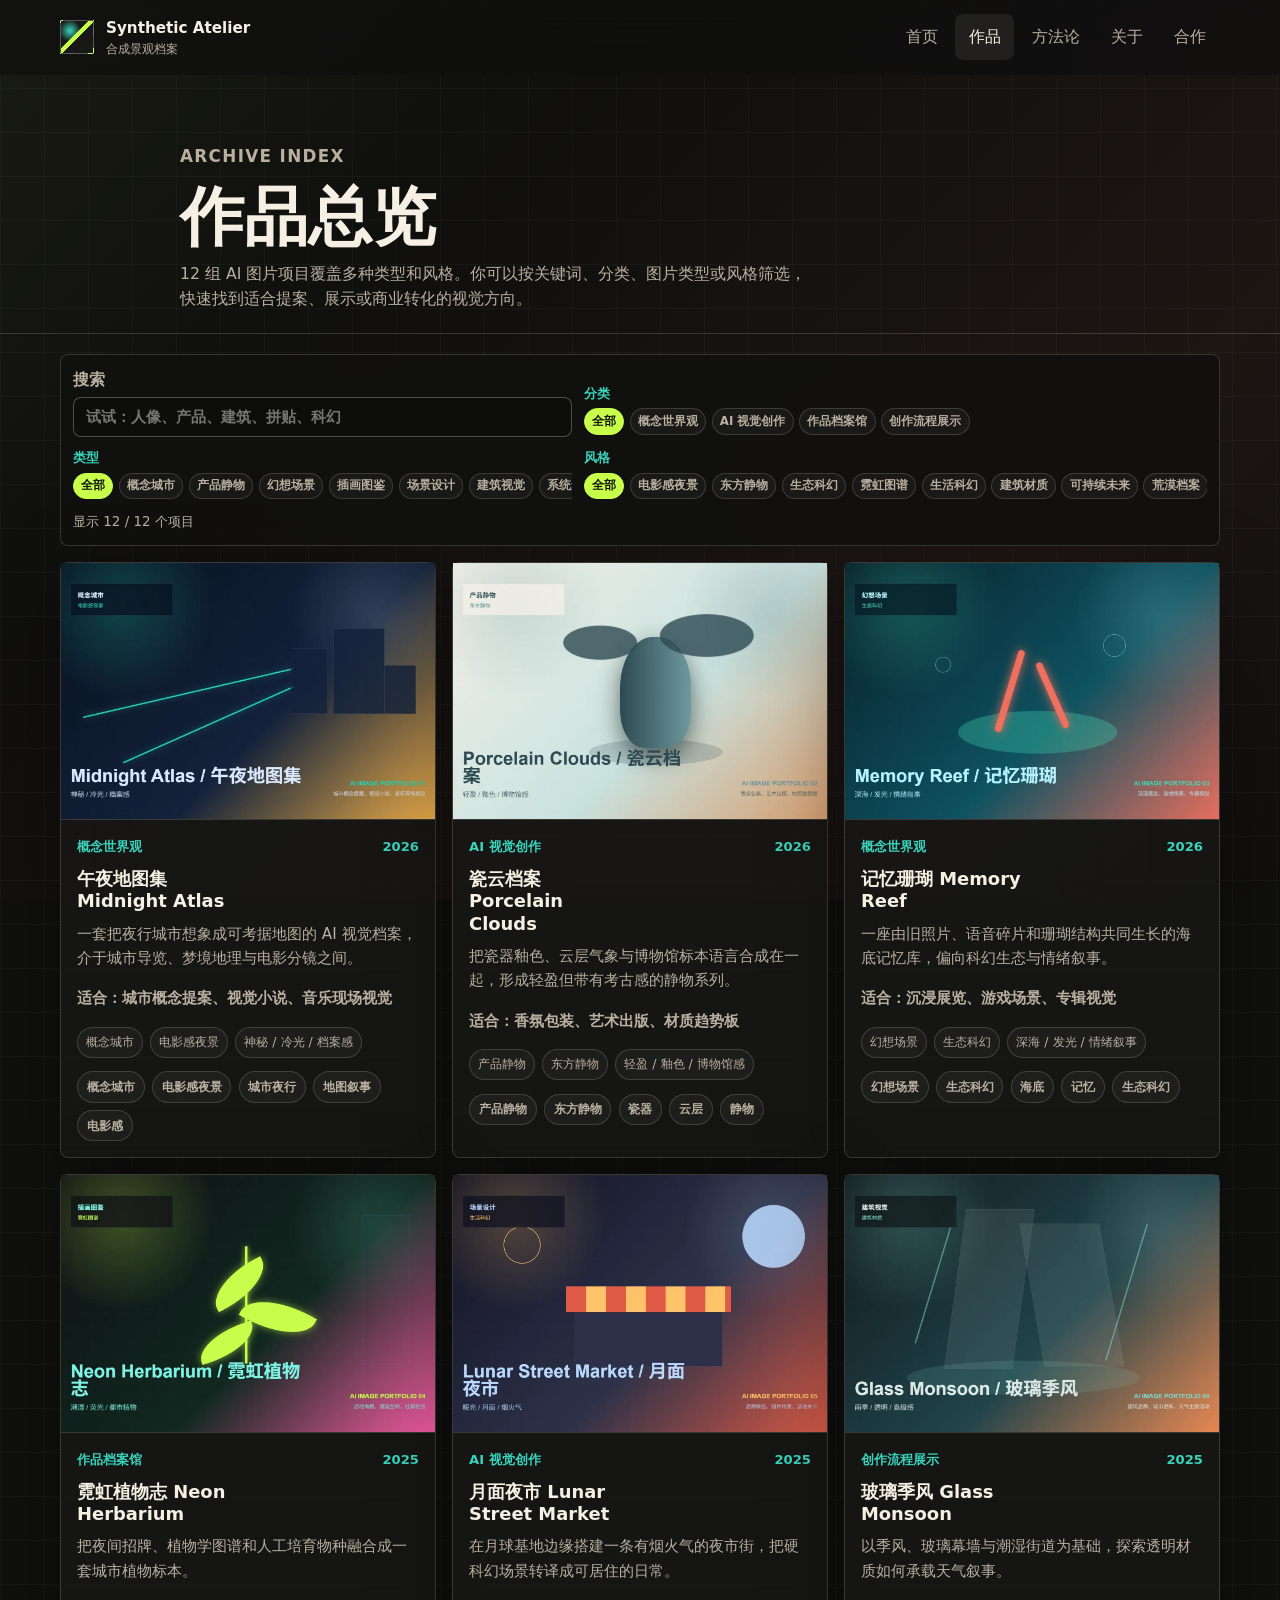
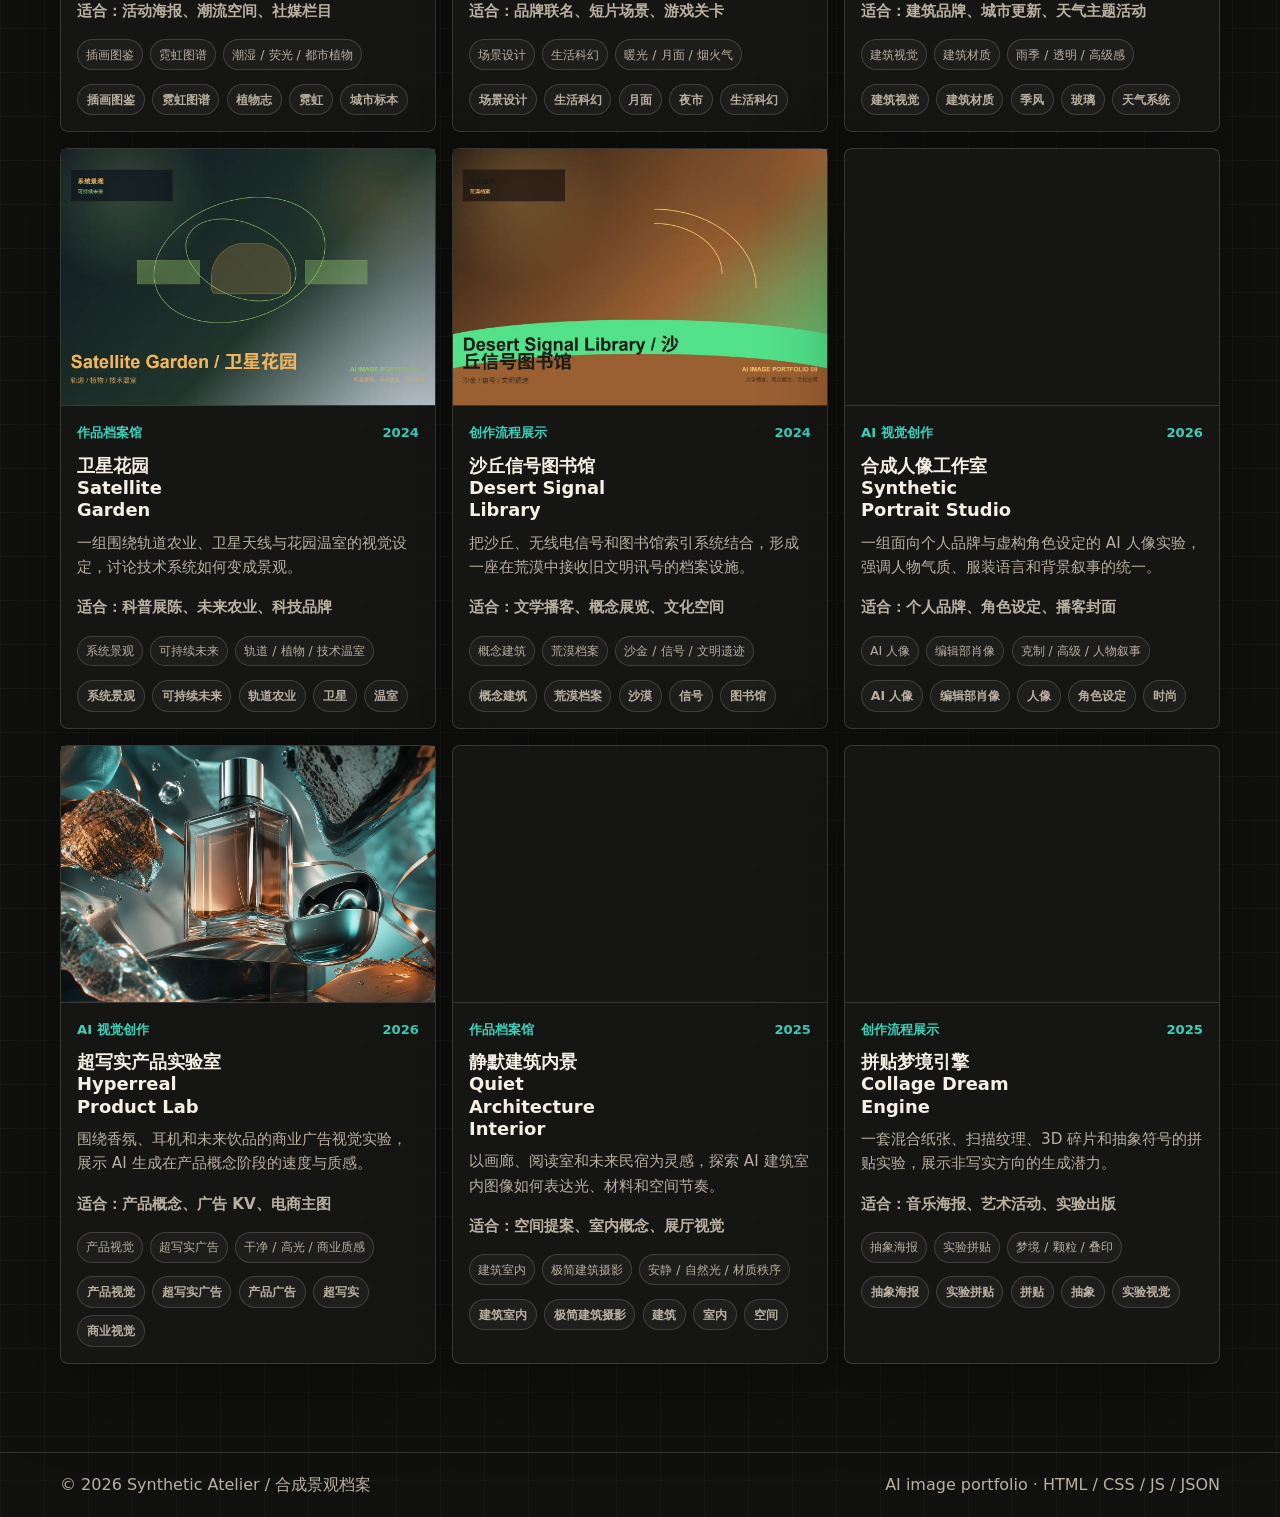
<file: works.html>
<!doctype html>
<html lang="zh-CN">
  <head>
    <meta charset="UTF-8">
    <meta name="viewport" content="width=device-width, initial-scale=1.0">
    <title>作品总览 · Synthetic Atelier</title>
    <meta name="description" content="12 组 AI 图片项目总览，支持搜索、分类、类型和风格筛选。">
    <meta property="og:type" content="website">
    <meta property="og:title" content="作品总览 · Synthetic Atelier">
    <meta property="og:description" content="12 组 AI 图片项目总览，支持搜索、分类、类型和风格筛选。">
    <meta property="og:image" content="./assets/works/synthetic-portrait-studio/cover.webp">
    <meta name="twitter:card" content="summary_large_image">
    <meta name="twitter:title" content="作品总览 · Synthetic Atelier">
    <meta name="twitter:description" content="12 组 AI 图片项目总览，支持搜索、分类、类型和风格筛选。">
    <meta name="twitter:image" content="./assets/works/synthetic-portrait-studio/cover.webp">
    <link rel="stylesheet" href="./styles.css">
  </head>
  <body>
    <a class="skip-link" href="#main">跳到主要内容</a>
    <div class="site-shell">
      <header class="topbar" id="topbar">
        <div class="topbar-inner">
          <a class="brand" href="index.html" aria-label="Synthetic Atelier 首页"><span class="brand-mark" aria-hidden="true"></span><span><strong>Synthetic Atelier</strong><small>合成景观档案</small></span></a>
          <button class="menu-toggle" id="menuToggle" aria-label="展开菜单" aria-expanded="false" aria-controls="nav"><span></span><span></span><span></span></button>
          <nav class="nav" id="nav" aria-label="主导航">
            <a href="index.html">首页</a>
            <a href="works.html" aria-current="page" class="is-active">作品</a>
            <a href="collaboration.html">方法论</a>
            <a href="about.html">关于</a>
            <a href="contact.html">合作</a>
          </nav>
        </div>
      </header>
      <main id="main">
        <section class="page-hero archive-hero"><div class="container narrow"><p class="eyebrow">Archive Index</p><h1>作品总览</h1><p>12 组 AI 图片项目覆盖多种类型和风格。你可以按关键词、分类、图片类型或风格筛选，快速找到适合提案、展示或商业转化的视觉方向。</p></div></section>
        <section class="section archive-section"><div class="container"><div class="works-tools" aria-label="作品筛选"><label class="search-field"><span>搜索</span><input id="workSearch" type="search" placeholder="试试：人像、产品、建筑、拼贴、科幻" autocomplete="off"></label><div class="filter-group"><span class="filter-label">分类</span><div id="categoryFilters" class="filter-bar" aria-label="分类筛选"></div></div><div class="filter-group"><span class="filter-label">类型</span><div id="mediumFilters" class="filter-bar" aria-label="类型筛选"></div></div><div class="filter-group"><span class="filter-label">风格</span><div id="styleFilters" class="filter-bar" aria-label="风格筛选"></div></div><p id="resultCount" class="result-count" aria-live="polite"></p></div><div id="worksGrid" class="work-grid"></div></div></section>
      </main>
      <footer class="footer"><div class="container footer-inner"><p>© <span class="current-year"></span> Synthetic Atelier / 合成景观档案</p><p>AI image portfolio · HTML / CSS / JS / JSON</p></div></footer>
    </div>
    <script src="./safe-dom.js"></script>
    <script src="./data-loader.js"></script>
    <script src="./script.js"></script>
    <script src="./data/works-data.js"></script>
    <script src="./works.js"></script>
  </body>
</html>
</file>
<file: styles.css>
:root {
  color-scheme: dark;
  --bg: #10100f;
  --panel: #181816;
  --panel-2: #20201d;
  --paper: #f2ead9;
  --text: #f6f0e4;
  --muted: #b9b0a0;
  --line: rgba(246, 240, 228, 0.16);
  --line-strong: rgba(246, 240, 228, 0.28);
  --accent: #c8ff4a;
  --accent-2: #39d3bc;
  --accent-3: #ff7a59;
  --shadow: 0 24px 80px rgba(0, 0, 0, 0.34);
  --radius: 8px;
  --max: 1160px;
  font-family: Inter, ui-sans-serif, system-ui, -apple-system, BlinkMacSystemFont, "Segoe UI", sans-serif;
}

* {
  box-sizing: border-box;
}

html {
  scroll-behavior: smooth;
}

body {
  margin: 0;
  min-width: 320px;
  background:
    linear-gradient(rgba(255,255,255,.03) 1px, transparent 1px),
    linear-gradient(90deg, rgba(255,255,255,.025) 1px, transparent 1px),
    var(--bg);
  background-size: 44px 44px;
  color: var(--text);
  line-height: 1.6;
}

body::before {
  content: "";
  position: fixed;
  inset: 0;
  pointer-events: none;
  background: linear-gradient(135deg, rgba(200,255,74,.08), transparent 28%, rgba(255,122,89,.08) 72%, transparent);
  opacity: .7;
  z-index: -1;
}

a {
  color: inherit;
  text-decoration: none;
}

img {
  display: block;
  max-width: 100%;
}

button,
input {
  font: inherit;
}

:focus-visible {
  outline: 3px solid var(--accent);
  outline-offset: 4px;
}

.skip-link {
  position: fixed;
  left: 1rem;
  top: 1rem;
  z-index: 50;
  padding: .7rem 1rem;
  background: var(--accent);
  color: #12120f;
  transform: translateY(-140%);
}

.skip-link:focus {
  transform: translateY(0);
}

.site-shell {
  min-height: 100vh;
  overflow: clip;
}

.container {
  width: min(var(--max), calc(100% - 40px));
  margin-inline: auto;
}

.narrow {
  max-width: 760px;
}

.topbar {
  position: sticky;
  top: 0;
  z-index: 20;
  border-bottom: 1px solid transparent;
  background: rgba(16, 16, 15, .74);
  backdrop-filter: blur(18px);
}

.topbar.is-scrolled {
  border-bottom-color: var(--line);
}

.topbar-inner {
  width: min(var(--max), calc(100% - 32px));
  min-height: 74px;
  margin-inline: auto;
  display: flex;
  align-items: center;
  justify-content: space-between;
  gap: 1rem;
}

.brand {
  display: inline-flex;
  align-items: center;
  gap: .75rem;
}

.brand-mark {
  width: 34px;
  height: 34px;
  border: 1px solid var(--line-strong);
  background:
    linear-gradient(135deg, transparent 42%, var(--accent) 43% 52%, transparent 53%),
    radial-gradient(circle at 28% 30%, var(--accent-2), transparent 34%),
    var(--panel);
}

.brand strong,
.brand small {
  display: block;
}

.brand strong {
  font-size: .95rem;
}

.brand small {
  color: var(--muted);
  font-size: .72rem;
}

.nav {
  display: flex;
  gap: .25rem;
  align-items: center;
}

.nav a {
  padding: .65rem .85rem;
  color: var(--muted);
  border-radius: var(--radius);
}

.nav a:hover,
.nav a.is-active,
.nav a[aria-current="page"] {
  color: var(--text);
  background: rgba(255,255,255,.07);
}

.menu-toggle {
  display: none;
  width: 42px;
  height: 42px;
  border: 1px solid var(--line);
  background: var(--panel);
  color: var(--text);
  border-radius: var(--radius);
}

.menu-toggle span {
  display: block;
  width: 18px;
  height: 2px;
  margin: 4px auto;
  background: currentColor;
}

.hero,
.page-hero,
.work-hero {
  position: relative;
  border-bottom: 1px solid var(--line);
}

.home-hero {
  min-height: 82vh;
  display: grid;
  align-items: end;
  padding: 8rem 0 5rem;
  background:
    linear-gradient(90deg, rgba(16,16,15,.94) 0%, rgba(16,16,15,.72) 42%, rgba(16,16,15,.24) 100%),
    url("./assets/works/midnight-atlas/cover.webp") center / cover no-repeat;
}

.hero-copy {
  max-width: 760px;
}

.eyebrow {
  margin: 0 0 .8rem;
  color: var(--accent);
  font-size: .78rem;
  font-weight: 800;
  letter-spacing: .08em;
  text-transform: uppercase;
}

h1,
h2,
h3,
p {
  overflow-wrap: anywhere;
}

h1,
h2,
h3 {
  margin: 0;
  line-height: 1.08;
}

h1 {
  font-size: clamp(3rem, 9vw, 7.4rem);
  max-width: 10ch;
}

h1 span,
.title-en {
  color: var(--paper);
}

h2 {
  font-size: clamp(2rem, 4vw, 4rem);
  max-width: 13ch;
}

h3 {
  font-size: 1.25rem;
}

.hero-tagline,
.page-hero p,
.work-hero p,
.intro-grid p,
.muted {
  color: var(--muted);
  font-size: 1.05rem;
}

.hero-tagline {
  max-width: 58ch;
  margin: 1.2rem 0 0;
}

.hero-actions,
.section-header,
.tag-row,
.work-meta-line,
.footer-inner,
.detail-nav {
  display: flex;
  align-items: center;
  gap: .75rem;
  flex-wrap: wrap;
}

.hero-actions {
  margin-top: 2rem;
}

.btn {
  display: inline-flex;
  align-items: center;
  justify-content: center;
  min-height: 44px;
  padding: .75rem 1rem;
  border: 1px solid var(--line-strong);
  border-radius: var(--radius);
  background: rgba(255,255,255,.06);
  color: var(--text);
  font-weight: 800;
}

.btn:hover {
  border-color: var(--accent);
  transform: translateY(-1px);
}

.btn-primary {
  background: var(--accent);
  color: #11140d;
  border-color: var(--accent);
}

.text-link {
  color: var(--accent);
  font-weight: 800;
}

.section {
  padding: 5.5rem 0;
  opacity: 0;
  transform: translateY(18px);
  transition: opacity .55s ease, transform .55s ease;
}

.section.is-visible,
.work-card.is-visible,
.capability-card.is-visible,
.timeline-item.is-visible {
  opacity: 1;
  transform: none;
}

.section-header {
  justify-content: space-between;
  margin-bottom: 1.5rem;
}

.section-header h2 {
  margin-top: .25rem;
}

.intro-band {
  background: var(--paper);
  color: #161613;
  border-bottom: 1px solid rgba(0,0,0,.14);
}

.intro-band .eyebrow {
  color: #5b6d00;
}

.intro-grid,
.two-column,
.method-layout,
.detail-layout,
.work-hero-grid {
  display: grid;
  grid-template-columns: minmax(0, .95fr) minmax(0, 1.05fr);
  gap: clamp(2rem, 5vw, 4rem);
  align-items: start;
}

.intro-grid h2 {
  max-width: 12ch;
}

.intro-grid p {
  color: #3f3b33;
}

.work-grid {
  display: grid;
  grid-template-columns: repeat(3, minmax(0, 1fr));
  gap: 1rem;
}

.featured-grid {
  grid-template-columns: repeat(4, minmax(0, 1fr));
}

.work-card,
.capability-card,
.profile-card,
.contact-panel,
.stack-item,
.timeline-item,
.detail-aside,
.cta-panel,
.empty-state {
  border: 1px solid var(--line);
  border-radius: var(--radius);
  background: rgba(24,24,22,.78);
  box-shadow: var(--shadow);
}

.work-card,
.capability-card,
.timeline-item {
  opacity: 0;
  transform: translateY(14px);
  transition: opacity .45s ease, transform .45s ease, border-color .2s ease;
}

.work-card:hover,
.capability-card:hover {
  border-color: var(--line-strong);
}

.work-thumb {
  display: block;
  aspect-ratio: 16 / 11;
  overflow: hidden;
  border-bottom: 1px solid var(--line);
}

.work-thumb img,
.work-hero-image,
.detail-gallery img {
  width: 100%;
  height: 100%;
  object-fit: cover;
}

.work-card-body {
  padding: 1rem;
}

.work-card h2,
.work-card h3 {
  margin: .7rem 0 .55rem;
  font-size: 1.12rem;
  line-height: 1.25;
}

.work-card p {
  margin: 0 0 1rem;
  color: var(--muted);
  font-size: .95rem;
}

.work-meta-line {
  justify-content: space-between;
  color: var(--accent-2);
  font-size: .82rem;
  font-weight: 800;
}

.tag-row {
  gap: .45rem;
}

.tag,
.filter-chip {
  display: inline-flex;
  align-items: center;
  min-height: 30px;
  padding: .3rem .55rem;
  border: 1px solid var(--line);
  border-radius: 999px;
  color: var(--muted);
  background: rgba(255,255,255,.04);
  font-size: .78rem;
  font-weight: 700;
}

.method-preview {
  background: #151817;
  border-block: 1px solid var(--line);
}

.process-list {
  margin: 0;
  padding: 0;
  list-style: none;
  display: grid;
  gap: .75rem;
}

.process-list li {
  padding: 1rem;
  border: 1px solid var(--line);
  border-radius: var(--radius);
  background: rgba(255,255,255,.04);
}

.process-list span {
  display: inline-block;
  margin-bottom: .5rem;
  color: var(--accent-2);
  font-weight: 900;
}

.process-list p,
.capability-card p,
.stack-item p,
.timeline-item p,
.contact-panel p,
.profile-card p {
  color: var(--muted);
}

.cta-panel {
  padding: clamp(1.5rem, 4vw, 3rem);
  background:
    linear-gradient(135deg, rgba(200,255,74,.14), rgba(57,211,188,.08)),
    var(--panel);
}

.cta-panel h2 {
  max-width: 18ch;
  margin-bottom: 1.5rem;
}

.page-hero {
  padding: 7.5rem 0 3.5rem;
}

.page-hero h1 {
  max-width: 11ch;
  margin-bottom: 1rem;
}

.archive-hero {
  padding: 4.25rem 0 1.4rem;
}

.archive-hero .narrow {
  max-width: 920px;
}

.archive-hero h1 {
  max-width: none;
  margin-bottom: .55rem;
  font-size: clamp(2.2rem, 5vw, 4rem);
}

.archive-hero p:not(.eyebrow) {
  max-width: 64ch;
  margin: 0;
  font-size: .98rem;
}

.archive-section {
  padding-top: 1.25rem;
}

.works-tools {
  display: grid;
  grid-template-columns: minmax(220px, .8fr) minmax(0, 1fr);
  align-items: end;
  gap: .65rem .75rem;
  margin-bottom: 1rem;
  padding: .75rem;
  border: 1px solid var(--line);
  border-radius: var(--radius);
  background: rgba(16,16,15,.88);
  backdrop-filter: blur(14px);
}

.search-field {
  display: grid;
  gap: .25rem;
  color: var(--muted);
  font-weight: 800;
}

.search-field input {
  width: 100%;
  min-height: 40px;
  border: 1px solid var(--line-strong);
  border-radius: var(--radius);
  background: #0d0d0c;
  color: var(--text);
  padding: 0 .75rem;
  font-size: .95rem;
}

.filter-bar {
  display: flex;
  flex-wrap: nowrap;
  gap: .35rem;
  min-width: 0;
  overflow-x: auto;
  padding-bottom: .1rem;
  scrollbar-width: thin;
}

.filter-chip {
  cursor: pointer;
}

.works-tools .filter-group {
  min-width: 0;
  gap: .28rem;
}

.works-tools .filter-chip {
  min-height: 26px;
  padding: .18rem .45rem;
  white-space: nowrap;
  font-size: .74rem;
}

.filter-chip.is-active {
  background: var(--accent);
  color: #11140d;
  border-color: var(--accent);
}

.result-count {
  grid-column: 1 / -1;
  margin: 0;
  color: var(--muted);
  font-size: .84rem;
}

.empty-state {
  grid-column: 1 / -1;
  padding: 2rem;
}

.work-hero {
  padding: 7.5rem 0 3rem;
}

.work-hero-grid {
  align-items: center;
}

.work-hero h1 {
  margin-top: .65rem;
}

.title-en {
  margin: .7rem 0 0;
  font-size: clamp(1.6rem, 4vw, 3.5rem);
  line-height: 1.1;
}

.work-hero-image {
  aspect-ratio: 16 / 11;
  border: 1px solid var(--line);
  border-radius: var(--radius);
  box-shadow: var(--shadow);
}

.detail-main {
  display: grid;
  gap: 2rem;
}

.detail-block h2 {
  max-width: none;
  font-size: clamp(1.4rem, 3vw, 2.25rem);
  margin-bottom: .75rem;
}

.detail-block p {
  color: var(--muted);
  margin: 0;
}

.detail-process {
  gap: 1rem;
}

.detail-gallery {
  display: grid;
  gap: 1rem;
}

.detail-gallery figure,
.detail-cover {
  margin: 0;
  border: 1px solid var(--line);
  border-radius: var(--radius);
  overflow: hidden;
  background: var(--panel);
}

.detail-gallery img {
  aspect-ratio: 16 / 10;
}

figcaption {
  padding: .85rem;
  color: var(--muted);
  border-top: 1px solid var(--line);
  font-size: .9rem;
}

.detail-aside {
  position: sticky;
  top: 100px;
  padding: 1.2rem;
}

.detail-aside h2 {
  max-width: none;
  font-size: 1.35rem;
  margin-bottom: 1rem;
}

.meta-list,
.method-dl {
  display: grid;
  gap: .75rem;
  margin: 0;
}

.meta-list div,
.method-dl div {
  display: grid;
  gap: .2rem;
  padding-bottom: .75rem;
  border-bottom: 1px solid var(--line);
}

dt {
  color: var(--accent-2);
  font-weight: 900;
}

dd {
  margin: 0;
  color: var(--muted);
}

.detail-nav {
  justify-content: space-between;
}

.detail-nav a {
  flex: 1 1 240px;
  padding: 1rem;
  border: 1px solid var(--line);
  border-radius: var(--radius);
  background: rgba(255,255,255,.04);
}

.detail-nav span {
  display: block;
  color: var(--muted);
  font-size: .85rem;
}

.kpi-row {
  display: grid;
  grid-template-columns: repeat(4, minmax(0, 1fr));
  gap: 1rem;
}

.kpi {
  padding: 1.2rem;
  border: 1px solid var(--line);
  border-radius: var(--radius);
  background: rgba(255,255,255,.04);
}

.kpi strong {
  display: block;
  color: var(--accent);
  font-size: clamp(2rem, 5vw, 4rem);
  line-height: 1;
}

.kpi span {
  color: var(--muted);
}

.stack-list,
.timeline {
  display: grid;
  gap: 1rem;
}

.stack-item,
.timeline-item,
.profile-card,
.contact-panel,
.capability-card {
  padding: 1.2rem;
}

.timeline {
  grid-template-columns: repeat(4, minmax(0, 1fr));
}

.timeline-item h3 {
  margin-bottom: 1rem;
}

.capability-grid {
  display: grid;
  grid-template-columns: repeat(3, minmax(0, 1fr));
  gap: 1rem;
}

.check-list {
  margin: 0;
  padding: 0;
  list-style: none;
  display: grid;
  gap: .7rem;
}

.check-list li {
  position: relative;
  padding-left: 1.45rem;
  color: var(--muted);
}

.check-list li::before {
  content: "";
  position: absolute;
  left: 0;
  top: .48rem;
  width: .55rem;
  height: .55rem;
  background: var(--accent);
}

.tag-cloud {
  display: flex;
  flex-wrap: wrap;
  gap: .5rem;
}

.contact-panel {
  background: var(--paper);
  color: #171713;
}

.contact-panel p,
.contact-panel .fineprint {
  color: #4a4339;
}

.fineprint {
  font-size: .85rem;
}

.footer {
  border-top: 1px solid var(--line);
  padding: 1.2rem 0;
  color: var(--muted);
}

.footer-inner {
  justify-content: space-between;
}

.footer p {
  margin: 0;
}

@media (max-width: 980px) {
  .work-grid,
  .featured-grid,
  .timeline,
  .capability-grid {
    grid-template-columns: repeat(2, minmax(0, 1fr));
  }

  .intro-grid,
  .two-column,
  .method-layout,
  .detail-layout,
  .work-hero-grid {
    grid-template-columns: 1fr;
  }

  .detail-aside {
    position: static;
  }
}

@media (max-width: 760px) {
  .topbar-inner {
    min-height: 66px;
  }

  .menu-toggle {
    display: block;
  }

  .nav {
    position: absolute;
    left: 16px;
    right: 16px;
    top: 66px;
    display: none;
    flex-direction: column;
    align-items: stretch;
    padding: .75rem;
    border: 1px solid var(--line);
    border-radius: var(--radius);
    background: #11110f;
  }

  .nav.is-open {
    display: flex;
  }

  .home-hero {
    min-height: 78vh;
    padding: 6.5rem 0 3rem;
    background-position: 58% center;
  }

  h1 {
    font-size: clamp(2.7rem, 16vw, 5rem);
  }

  .work-hero h1 {
    font-size: clamp(2.4rem, 12vw, 3.2rem);
    max-width: 8ch;
  }

  h2 {
    font-size: clamp(1.8rem, 9vw, 3rem);
  }

  .archive-hero {
    padding: 3.35rem 0 1rem;
  }

  .archive-hero h1 {
    font-size: clamp(2rem, 10vw, 3rem);
  }

  .section {
    padding: 4rem 0;
  }

  .work-grid,
  .featured-grid,
  .timeline,
  .capability-grid,
  .kpi-row {
    grid-template-columns: 1fr;
  }

  .works-tools {
    position: static;
    grid-template-columns: 1fr;
    padding: .7rem;
  }

  .works-tools .filter-bar {
    flex-wrap: wrap;
    overflow: visible;
  }

  .footer-inner,
  .detail-nav {
    align-items: flex-start;
    flex-direction: column;
  }
}

@media (prefers-reduced-motion: reduce) {
  *,
  *::before,
  *::after {
    scroll-behavior: auto !important;
    animation-duration: .001ms !important;
    animation-iteration-count: 1 !important;
    transition-duration: .001ms !important;
  }

  .section,
  .work-card,
  .capability-card,
  .timeline-item {
    opacity: 1;
    transform: none;
  }
}

/* AI portfolio expansion */

.spectrum-grid {
  display: grid;
  grid-template-columns: repeat(4, minmax(0, 1fr));
  gap: 1rem;
}

.spectrum-card {
  min-height: 210px;
  padding: 1rem;
  border: 1px solid var(--line);
  border-radius: var(--radius);
  background: linear-gradient(135deg, rgba(200,255,74,.1), rgba(57,211,188,.05)), rgba(24,24,22,.78);
}

.spectrum-card span {
  display: inline-flex;
  margin-bottom: 2rem;
  color: var(--accent);
  font-weight: 900;
}

.spectrum-card p,
.work-facets,
.meta-strip {
  color: var(--muted);
}

.filter-group {
  display: grid;
  gap: .45rem;
}

.filter-label {
  color: var(--accent-2);
  font-size: .82rem;
  font-weight: 900;
}

.work-facets,
.meta-strip {
  display: flex;
  flex-wrap: wrap;
  gap: .45rem;
  margin: 0 0 .85rem;
  font-size: .78rem;
}

.work-facets span,
.meta-strip span {
  padding: .28rem .5rem;
  border: 1px solid var(--line);
  border-radius: 999px;
  background: rgba(255,255,255,.035);
}

.work-thumb img[src$=".png"],
.work-thumb img[src$=".webp"],
.work-hero-image[src$=".png"],
.work-hero-image[src$=".webp"],
.detail-gallery img[src$=".png"] {
  image-rendering: auto;
}

.use-case {
  margin-top: -.35rem;
  color: var(--accent-2);
  font-size: .86rem;
  font-weight: 800;
}

.use-case-hero {
  margin: 1rem 0 0;
  max-width: 56ch;
}

@media (max-width: 980px) {
  .spectrum-grid {
    grid-template-columns: repeat(2, minmax(0, 1fr));
  }
}

@media (max-width: 760px) {
  .spectrum-grid {
    grid-template-columns: 1fr;
  }
}
</file>
